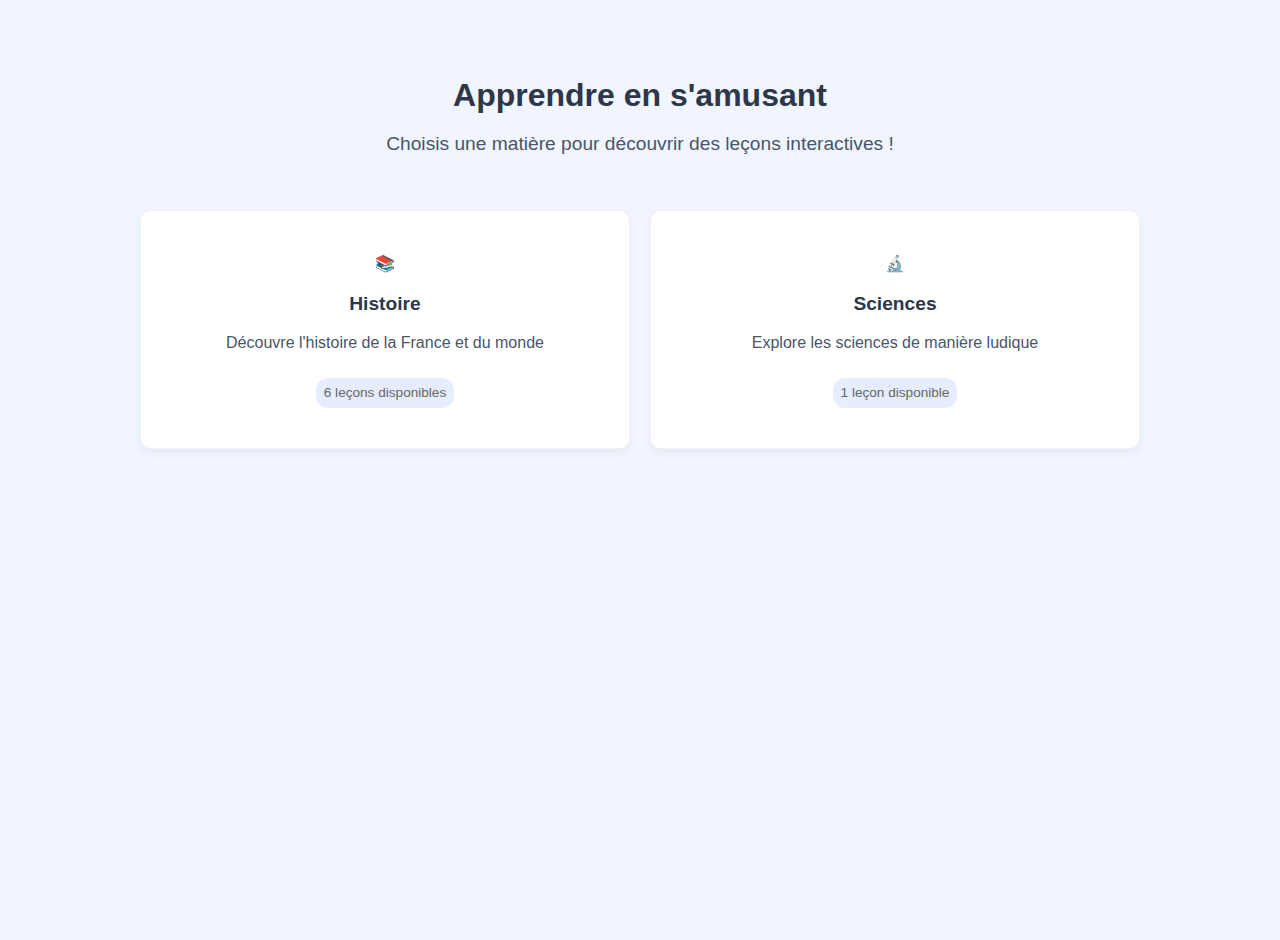
<file: index.html>
<!DOCTYPE html>
<html lang="fr">
<head>
    <meta charset="UTF-8">
    <meta name="viewport" content="width=device-width, initial-scale=1.0">
    <title>Apprendre en s'amusant</title>
    
    <!-- Favicon -->
    <link rel="icon" type="image/png" href="icons/favicon.png">
    
    <!-- PWA Meta tags -->
    <meta name="theme-color" content="#9B1B28">
    <meta name="description" content="Apprends l'histoire, les sciences et bien plus encore de manière interactive !">
    <link rel="manifest" href="manifest.json">
    <link rel="icon" type="image/png" sizes="192x192" href="icons/icon-192.png">
    <link rel="apple-touch-icon" href="icons/icon-192.png">
    <meta name="apple-mobile-web-app-capable" content="yes">
    <meta name="apple-mobile-web-app-status-bar-style" content="default">
    <meta name="apple-mobile-web-app-title" content="Apprendre en s'amusant">
    
    <!-- Charger le CSS -->
    <link rel="stylesheet" href="style.css">
</head>
<body>
    <!-- Enregistrer le Service Worker pour les mises à jour automatiques -->
    <script src="sw-register.js"></script>
    <div class="container">
        <div id="home" class="page active">
            <div class="home-page">
                <h1>Apprendre en s'amusant</h1>
                <p class="subtitle">Choisis une matière pour découvrir des leçons interactives !</p>
                
                <div class="menu-grid">
                    <a href="histoire.html" class="chapter-card category-card">
                        <div class="card-content">
                            <div class="category-icon">📚</div>
                            <h2>Histoire</h2>
                            <p>Découvre l'histoire de la France et du monde</p>
                            <span class="period">6 leçons disponibles</span>
                        </div>
                    </a>

                    <a href="sciences.html" class="chapter-card category-card">
                        <div class="card-content">
                            <div class="category-icon">🔬</div>
                            <h2>Sciences</h2>
                            <p>Explore les sciences de manière ludique</p>
                            <span class="period">1 leçon disponible</span>
                        </div>
                    </a>
                </div>
            </div>
        </div>
    </div>
</body>
</html>
</file>
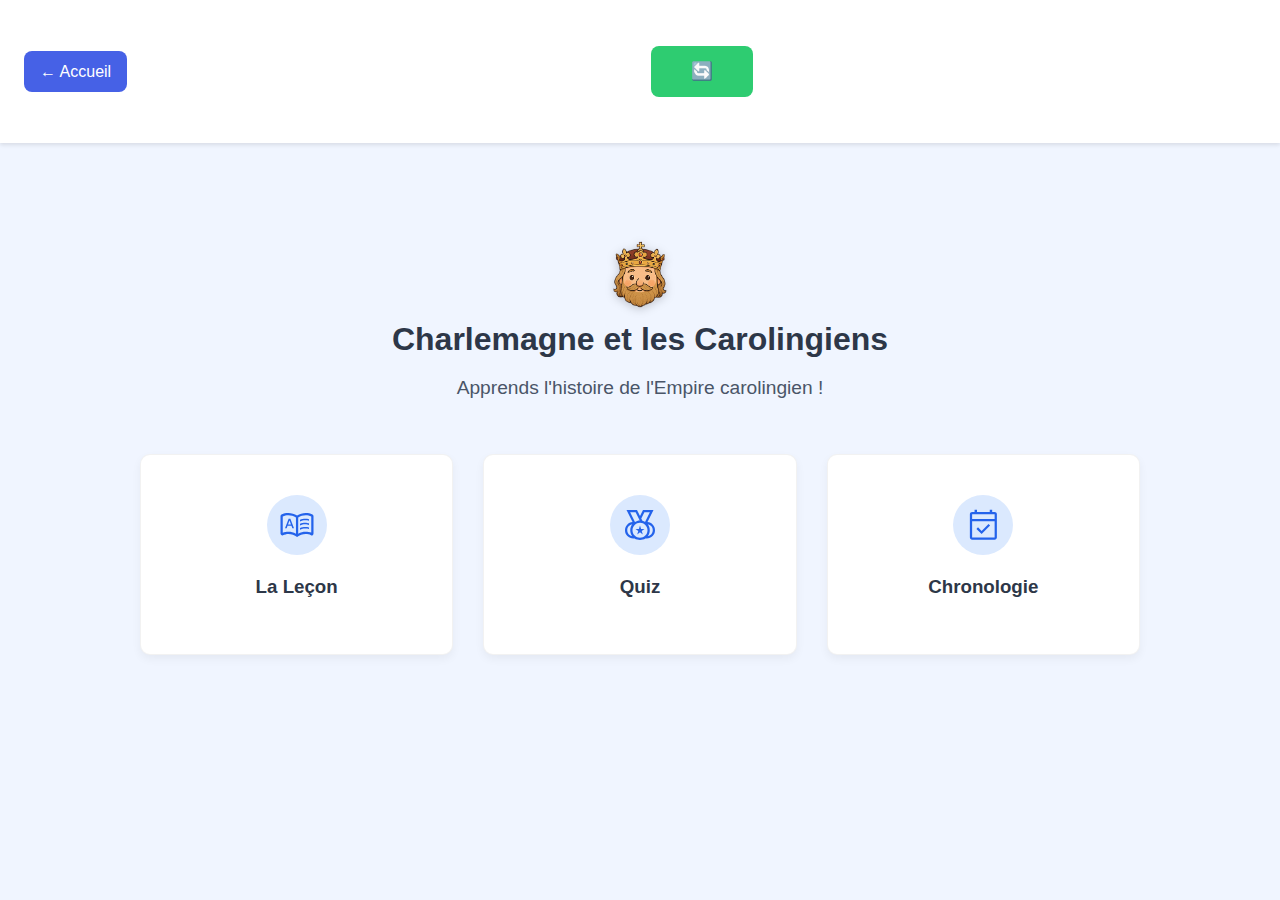
<file: chapitre-charlemagne.html>
<!DOCTYPE html>
<html lang="fr">
<head>
    <meta charset="UTF-8">
    <meta name="viewport" content="width=device-width, initial-scale=1.0">
    <title>Charlemagne et les Carolingiens - Application d'apprentissage</title>
    
    <!-- PWA Meta tags -->
    <meta name="theme-color" content="#2463EB">
    <meta name="description" content="Apprends l'histoire de Charlemagne et des Carolingiens de manière interactive !">
    <link rel="manifest" href="manifest.json">
    <link rel="icon" type="image/png" sizes="192x192" href="icon-192.png">
    <link rel="apple-touch-icon" href="icon-192.png">
    <meta name="apple-mobile-web-app-capable" content="yes">
    <meta name="apple-mobile-web-app-status-bar-style" content="default">
    <meta name="apple-mobile-web-app-title" content="Charlemagne App">
    <link rel="stylesheet" href="navigation.css">
    <link rel="stylesheet" href="charlemagne.css">
</head>
<body>
    <!-- Navigation principale -->
    <nav class="main-nav">
        <a href="index.html" class="nav-back">← Accueil</a>
        <div class="nav-center">
            <h2 class="nav-title"></h2>
            <div class="score-live" id="liveScore">Score: 0/11</div>
        </div>
        <button class="reset-quiz nav-reset" onclick="resetQuiz()">🔄</button>
    </nav>

    <!-- Contenu principal -->
    <main class="main-content">
        <!-- Page d'accueil -->
        <div id="home" class="page active">
            <div class="home-page">
                <div class="charlemagne-container">
                    <img src="images/charlemagne.png" alt="Charlemagne" class="charlemagne-image">
                </div>
                <h1>Charlemagne et les Carolingiens</h1>
                <p class="subtitle">Apprends l'histoire de l'Empire carolingien !</p>
                
                <div class="menu-grid">
                    <div class="menu-card" onclick="showPage('lesson')">
                        <div class="icon">
                            <img src="icons/book.svg" alt="Livres" class="icon-img">
                        </div>
                        <h3>La Leçon</h3>
                    </div>
                    
                    <div class="menu-card" onclick="showPage('quiz')">
                        <div class="icon">
                            <img src="icons/brain.svg" alt="Cible" class="icon-img">
                        </div>
                        <h3>Quiz</h3>
                    </div>
                    
                    <div class="menu-card" onclick="showPage('timeline')">
                        <div class="icon">
                            <img src="icons/calendar.svg" alt="Calendrier" class="icon-img">
                        </div>
                        <h3>Chronologie</h3>
                    </div>
                </div>
            </div>
        </div>

        <!-- Page Leçon -->
        <div id="lesson" class="page">
            <div class="content-wrapper">
                <div class="lesson-content">
                    <h2>H8 - L'empire de Charlemagne et les Carolingiens</h2>
                    
                    <h3>1. De Pépin le Bref à Charlemagne</h3>
                    <p>
                        <span class="date-important">En 732</span>, <span class="highlight">Charles Martel</span>, maire du palais, parvient à repousser les troupes musulmanes à Poitiers. Il devient un héros. Son fils, <span class="highlight">Pépin le Bref</span>, se fait couronner roi des Francs en <span class="date-important">751</span> avec le soutien du Pape. Il fonde ainsi la <span class="highlight">dynastie des Carolingiens</span>.
                    </p>
                    
                    <!-- Reste du contenu de la leçon inchangé -->
                    <h3>2. L'Empire de Charlemagne</h3>
                    <p>
                        L'empire de Charlemagne était <span class="highlight">vaste</span>. Il agrandit beaucoup son royaume au cours des guerres successives. Il constitue un immense empire dans lequel il impose la religion chrétienne et la capitale est <span class="highlight">Aix-la-Chapelle</span>.
                    </p>
                    
                    <p>
                        Pour bien gérer son empire, Charlemagne choisit des hommes fidèles et leur confie chacun une région : ce sont les <span class="highlight">comtes</span>. Ces comtes devaient faire appliquer les lois de l'empereur, rendre la justice et organiser l'armée. Charlemagne envoya aussi des <span class="highlight">missi dominici</span> contrôler que les comtes appliquaient ses ordres et respectaient ses autorités.
                    </p>
                    
                    <h3>3. Les actions de Charlemagne dans le royaume de France</h3>
                    <p>
                        Charlemagne n'était pas très instruit, mais il aimait les arts et la culture. Il a développé les écoles religieuses et ouvre une école dans son palais. Il demande que des écoles soient ouvertes dans chaque évêché et chaque monastère. Il encourage le développement des arts et du savoir. Il favorise le travail des lettrés, des peintres, des monastères et des architectes.
                    </p>
                    
                    <h3>4. La fin des Carolingiens</h3>
                    <p>
                        <span class="highlight">Louis le Pieux</span> (<span class="date-important">814-840</span>) succède à Charlemagne. Après sa mort, ses trois fils (Charles, Louis et Lothaire) se partagent l'empire au <span class="highlight">traité de Verdun en 843</span>. Les rois affaiblis ne sont plus obéis par les comtes et ne peuvent plus défendre l'empire. Les comtes choisissent un nouveau roi : <span class="highlight">Hugues Capet</span>, premier roi de la dynastie des Capétiens.
                    </p>
                    
                    <h3>📖 À retenir</h3>
                    <ul>
                        <li><strong>732</strong> : Charles Martel arrête les musulmans à Poitiers</li>
                        <li><strong>751</strong> : Pépin le Bref devient roi et fonde la dynastie des Carolingiens</li>
                        <li><strong>768 à 814</strong> : Règne de Charlemagne</li>
                        <li><strong>800</strong> : Charlemagne est couronné empereur par le Pape Léon III</li>
                        <li><strong>843</strong> : Traité de Verdun - partage de l'empire</li>
                        <li><strong>987</strong> : Fin de la dynastie des Carolingiens</li>
                    </ul>
                </div>
            </div>
        </div>

        <!-- Page Quiz -->
        <div id="quiz" class="page">
            <div class="content-wrapper">
                <div class="quiz-container">
                    <h2>Teste tes connaissances sur Charlemagne !</h2>
                    
                    <!-- Switch pour le mode difficile -->
                    <div class="quiz-mode-switch">
                        <label class="switch-container">
                            <input type="checkbox" id="hardMode" onchange="toggleHardMode()">
                            <span class="switch-slider"></span>
                            <span class="switch-label">Mode difficile (réponses à saisir)</span>
                        </label>
                    </div>
                    
                    <div class="question">
                        <h3>Question 1 : En quelle année Charles Martel a-t-il repoussé les troupes musulmanes à Poitiers ?</h3>
                        <div class="options">
                            <label onclick="checkAnswer(this, 'q1', false)">751</label>
                            <label onclick="checkAnswer(this, 'q1', true)">732</label>
                            <label onclick="checkAnswer(this, 'q1', false)">800</label>
                            <label onclick="checkAnswer(this, 'q1', false)">843</label>
                        </div>
                        <div class="explanation" id="exp-q1">
                            ✨ C'est en 732 que Charles Martel remporte la bataille de Poitiers, stoppant l'avancée des troupes musulmanes en Europe. Cette victoire lui vaut le surnom de "Martel" (le marteau).
                        </div>
                    </div>

                    <div class="question">
                        <h3>Question 2 : Qui était le père de Charlemagne ?</h3>
                        <div class="options">
                            <label onclick="checkAnswer(this, 'q2', false)">Charles Martel</label>
                            <label onclick="checkAnswer(this, 'q2', true)">Pépin le Bref</label>
                            <label onclick="checkAnswer(this, 'q2', false)">Louis le Pieux</label>
                            <label onclick="checkAnswer(this, 'q2', false)">Hugues Capet</label>
                        </div>
                        <div class="explanation" id="exp-q2">
                            ✨ Pépin le Bref était le père de Charlemagne. Il fut le premier roi de la dynastie carolingienne après avoir renversé le dernier roi mérovingien en 751.
                        </div>
                    </div>

                    <div class="question">
                        <h3>Question 3 : Quelle était la capitale de l'empire de Charlemagne ?</h3>
                        <div class="options">
                            <label onclick="checkAnswer(this, 'q3', false)">Paris</label>
                            <label onclick="checkAnswer(this, 'q3', false)">Rome</label>
                            <label onclick="checkAnswer(this, 'q3', true)">Aix-la-Chapelle</label>
                            <label onclick="checkAnswer(this, 'q3', false)">Poitiers</label>
                        </div>
                        <div class="explanation" id="exp-q3">
                            ✨ Aix-la-Chapelle (aujourd'hui Aachen en Allemagne) était la capitale de l'empire. Charlemagne y fit construire un magnifique palais avec une chapelle inspirée de l'architecture byzantine.
                        </div>
                    </div>

                    <div class="question">
                        <h3>Question 4 : En quelle année Charlemagne a-t-il été couronné empereur ?</h3>
                        <div class="options">
                            <label onclick="checkAnswer(this, 'q4', false)">768</label>
                            <label onclick="checkAnswer(this, 'q4', true)">800</label>
                            <label onclick="checkAnswer(this, 'q4', false)">814</label>
                            <label onclick="checkAnswer(this, 'q4', false)">843</label>
                        </div>
                        <div class="explanation" id="exp-q4">
                            ✨ Le jour de Noël 800, le pape Léon III couronne Charlemagne empereur d'Occident à Rome. C'est la renaissance de l'Empire romain d'Occident !
                        </div>
                    </div>

                    <div class="question">
                        <h3>Question 5 : Comment s'appelaient les envoyés de l'empereur qui contrôlaient les comtes ?</h3>
                        <div class="options">
                            <label onclick="checkAnswer(this, 'q5', false)">Les vassaux</label>
                            <label onclick="checkAnswer(this, 'q5', true)">Les missi dominici</label>
                            <label onclick="checkAnswer(this, 'q5', false)">Les évêques</label>
                            <label onclick="checkAnswer(this, 'q5', false)">Les moines</label>
                        </div>
                        <div class="explanation" id="exp-q5">
                            ✨ Les missi dominici ("envoyés du maître") étaient des inspecteurs royaux qui parcouraient l'empire pour vérifier que les comtes appliquaient correctement les ordres de l'empereur.
                        </div>
                    </div>

                    <div class="question">
                        <h3>Question 6 : Quel traité a partagé l'empire de Charlemagne en 843 ?</h3>
                        <div class="options">
                            <label onclick="checkAnswer(this, 'q6', false)">Le traité de Paris</label>
                            <label onclick="checkAnswer(this, 'q6', false)">Le traité d'Aix-la-Chapelle</label>
                            <label onclick="checkAnswer(this, 'q6', true)">Le traité de Verdun</label>
                            <label onclick="checkAnswer(this, 'q6', false)">Le traité de Rome</label>
                        </div>
                        <div class="explanation" id="exp-q6">
                            ✨ Le traité de Verdun en 843 divise l'empire entre les trois petits-fils de Charlemagne : Charles le Chauve (France), Louis le Germanique (Allemagne) et Lothaire (Lotharingie).
                        </div>
                    </div>

                    <div class="question">
                        <h3>Question 7 : Qui a fondé la dynastie des Carolingiens ?</h3>
                        <div class="options">
                            <label onclick="checkAnswer(this, 'q7', false)">Charlemagne</label>
                            <label onclick="checkAnswer(this, 'q7', false)">Charles Martel</label>
                            <label onclick="checkAnswer(this, 'q7', true)">Pépin le Bref</label>
                            <label onclick="checkAnswer(this, 'q7', false)">Louis le Pieux</label>
                        </div>
                        <div class="explanation" id="exp-q7">
                            ✨ Pépin le Bref, fils de Charles Martel, fonde la dynastie des Carolingiens en 751 quand il devient roi des Francs. Le nom "Carolingien" vient de Carolus (Charles en latin).
                        </div>
                    </div>

                    <div class="question">
                        <h3>Question 8 : Qui succède à Charlemagne après sa mort ?</h3>
                        <div class="options">
                            <label onclick="checkAnswer(this, 'q8', false)">Charles le Chauve</label>
                            <label onclick="checkAnswer(this, 'q8', true)">Louis le Pieux</label>
                            <label onclick="checkAnswer(this, 'q8', false)">Lothaire</label>
                            <label onclick="checkAnswer(this, 'q8', false)">Hugues Capet</label>
                        </div>
                        <div class="explanation" id="exp-q8">
                            ✨ Louis le Pieux, fils de Charlemagne, règne de 814 à 840. Son surnom "le Pieux" vient de sa grande dévotion religieuse.
                        </div>
                    </div>

                    <div class="question">
                        <h3>Question 9 : Que demandait Charlemagne concernant l'éducation ?</h3>
                        <div class="options">
                            <label onclick="checkAnswer(this, 'q9', false)">Que seuls les nobles soient éduqués</label>
                            <label onclick="checkAnswer(this, 'q9', true)">Que des écoles soient ouvertes dans chaque évêché et monastère</label>
                            <label onclick="checkAnswer(this, 'q9', false)">Que l'éducation soit interdite</label>
                            <label onclick="checkAnswer(this, 'q9', false)">Que seuls les garçons soient éduqués</label>
                        </div>
                        <div class="explanation" id="exp-q9">
                            ✨ Charlemagne a lancé la "Renaissance carolingienne" en ordonnant la création d'écoles dans tous les monastères et évêchés pour développer l'éducation et la culture.
                        </div>
                    </div>

                    <div class="question">
                        <h3>Question 10 : Quel était le rôle principal des comtes dans l'empire de Charlemagne ?</h3>
                        <div class="options">
                            <label onclick="checkAnswer(this, 'q10', false)">Enseigner dans les écoles</label>
                            <label onclick="checkAnswer(this, 'q10', true)">Faire appliquer les lois, rendre la justice et organiser l'armée</label>
                            <label onclick="checkAnswer(this, 'q10', false)">Construire des églises</label>
                            <label onclick="checkAnswer(this, 'q10', false)">Collecter les impôts seulement</label>
                        </div>
                        <div class="explanation" id="exp-q10">
                            ✨ Les comtes étaient les représentants de Charlemagne dans chaque région. Ils devaient faire appliquer les lois de l'empereur, rendre la justice et organiser l'armée locale.
                        </div>
                    </div>

                    <div class="question">
                        <h3>Question 11 : En quelle année se termine la dynastie des Carolingiens ?</h3>
                        <div class="options">
                            <label onclick="checkAnswer(this, 'q11', false)">843</label>
                            <label onclick="checkAnswer(this, 'q11', false)">887</label>
                            <label onclick="checkAnswer(this, 'q11', true)">987</label>
                            <label onclick="checkAnswer(this, 'q11', false)">1000</label>
                        </div>
                        <div class="explanation" id="exp-q11">
                            ✨ En 987, Hugues Capet est élu roi de France, mettant fin à la dynastie carolingienne et débutant celle des Capétiens qui durera plus de 800 ans !
                        </div>
                    </div>
                </div>
            </div>
        </div>

        <!-- Page Chronologie -->
        <div id="timeline" class="page">
            <div class="content-wrapper">
                <div class="timeline-container">
                    <h2>Les dates importantes des Carolingiens</h2>
                    <p class="timeline-hint">👆 Clique sur chaque événement pour en savoir plus</p>
                    
                    <div class="timeline">
                        <div class="timeline-item" onclick="toggleTimelineItem(this)">
                            <div class="timeline-date">732</div>
                            <div class="timeline-content">
                                <h4>Bataille de Poitiers</h4>
                                <p>Charles Martel repousse les troupes musulmanes et devient un héros dans tout le royaume franc.</p>
                            </div>
                        </div>
                        
                        <div class="timeline-item" onclick="toggleTimelineItem(this)">
                            <div class="timeline-date">751</div>
                            <div class="timeline-content">
                                <h4>Naissance de la dynastie carolingienne</h4>
                                <p>Pépin le Bref devient roi des Francs avec le soutien du Pape et fonde la dynastie des Carolingiens.</p>
                            </div>
                        </div>
                        
                        <div class="timeline-item" onclick="toggleTimelineItem(this)">
                            <div class="timeline-date">768</div>
                            <div class="timeline-content">
                                <h4>Début du règne de Charlemagne</h4>
                                <p>Charlemagne devient roi des Francs et commence son expansion territoriale.</p>
                            </div>
                        </div>
                        
                        <div class="timeline-item" onclick="toggleTimelineItem(this)">
                            <div class="timeline-date">800</div>
                            <div class="timeline-content">
                                <h4>Couronnement impérial</h4>
                                <p>Le jour de Noël, Charlemagne est couronné empereur d'Occident par le Pape Léon III à Rome.</p>
                            </div>
                        </div>
                        
                        <div class="timeline-item" onclick="toggleTimelineItem(this)">
                            <div class="timeline-date">814</div>
                            <div class="timeline-content">
                                <h4>Mort de Charlemagne</h4>
                                <p>Charlemagne meurt à Aix-la-Chapelle. Son fils Louis le Pieux lui succède.</p>
                            </div>
                        </div>
                        
                        <div class="timeline-item" onclick="toggleTimelineItem(this)">
                            <div class="timeline-date">843</div>
                            <div class="timeline-content">
                                <h4>Traité de Verdun</h4>
                                <p>L'empire est partagé entre les trois fils de Louis le Pieux : Charles, Louis et Lothaire.</p>
                            </div>
                        </div>
                        
                        <div class="timeline-item" onclick="toggleTimelineItem(this)">
                            <div class="timeline-date">987</div>
                            <div class="timeline-content">
                                <h4>Fin des Carolingiens</h4>
                                <p>Hugues Capet devient roi de France, marquant la fin de la dynastie carolingienne et le début des Capétiens.</p>
                            </div>
                        </div>
                    </div>
                </div>
            </div>
        </div>
    </main>

    <!-- Charger le JavaScript -->
    <script src="charlemagne.js"></script>
</body>
</html>
</file>
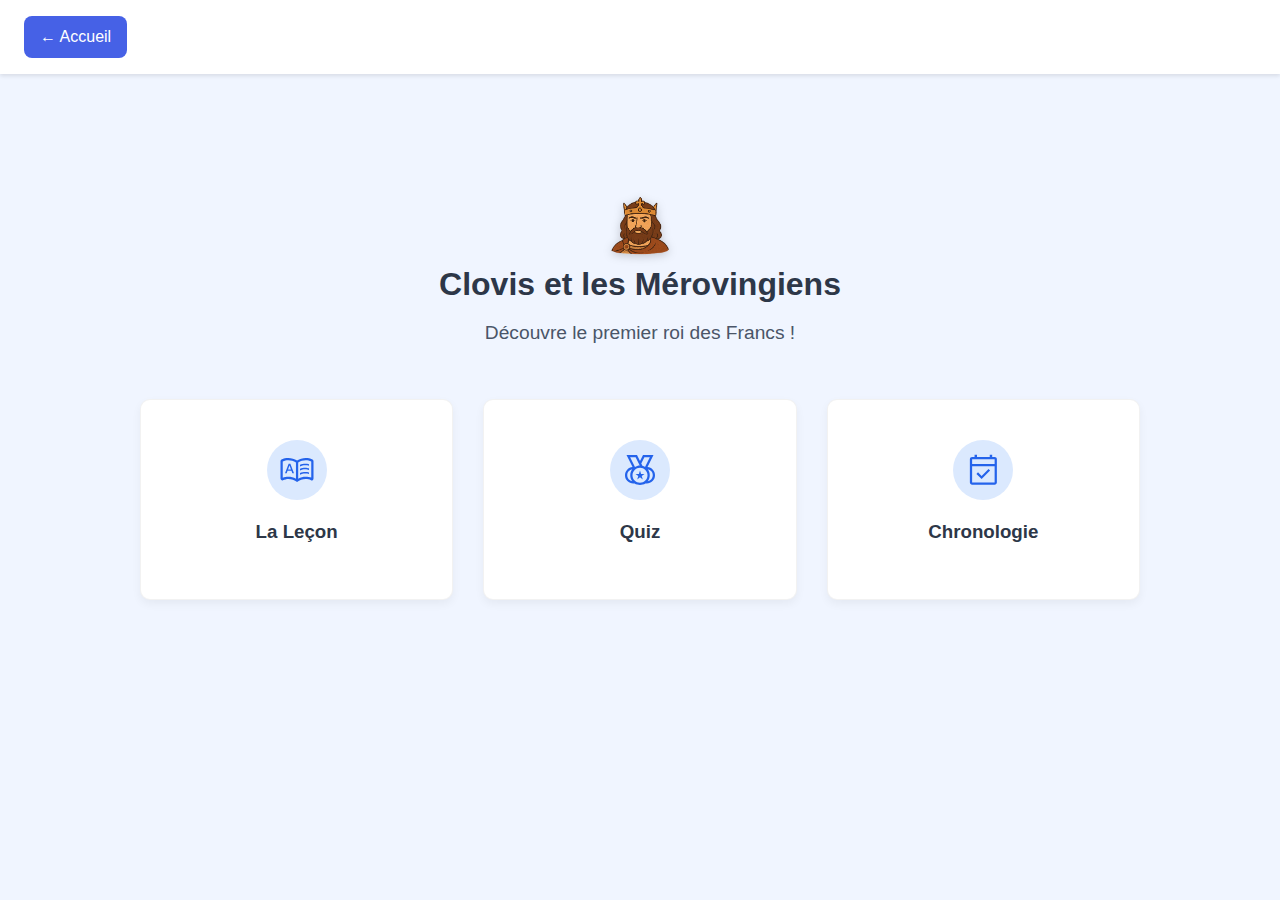
<file: chapitre-clovis.html>
<!DOCTYPE html>
<html lang="fr">
<head>
    <meta charset="UTF-8">
    <meta name="viewport" content="width=device-width, initial-scale=1.0">
    <title>Clovis et les Mérovingiens - Application d'apprentissage</title>
    
    <!-- PWA Meta tags -->
    <meta name="theme-color" content="#2463EB">
    <meta name="description" content="Apprends l'histoire de Clovis et des Mérovingiens de manière interactive !">
    <link rel="manifest" href="manifest.json">
    <link rel="icon" type="image/png" sizes="192x192" href="icon-192.png">
    <link rel="apple-touch-icon" href="icon-192.png">
    <meta name="apple-mobile-web-app-capable" content="yes">
    <meta name="apple-mobile-web-app-status-bar-style" content="default">
    <meta name="apple-mobile-web-app-title" content="Clovis App">
    <link rel="stylesheet" href="navigation.css">
    <link rel="stylesheet" href="charlemagne.css">
</head>
<body>
    <!-- Navigation principale -->
    <nav class="main-nav">
        <a href="index.html" class="nav-back">← Accueil</a>
        <h2 class="nav-title"></h2>
    </nav>

    <div class="container">
        <!-- Page d'accueil -->
        <div id="home" class="page active">
            <div class="home-page">
                <div class="charlemagne-container">
                    <img src="images/clovis.png" alt="Charlemagne" class="charlemagne-image">
                </div>
                <h1>Clovis et les Mérovingiens</h1>
                <p class="subtitle">Découvre le premier roi des Francs !</p>
                
                <div class="menu-grid">
                    <div class="menu-card" onclick="showPage('lesson')">
                        <div class="icon">
                            <img src="icons/book.svg" alt="Livres" class="icon-img">
                        </div>
                        <h3>La Leçon</h3>
                    </div>
                    
                    <div class="menu-card" onclick="showPage('quiz')">
                        <div class="icon">
                            <img src="icons/brain.svg" alt="Cible" class="icon-img">
                        </div>
                        <h3>Quiz</h3>
                    </div>
                    
                    <div class="menu-card" onclick="showPage('timeline')">
                        <div class="icon">
                            <img src="icons/calendar.svg" alt="Calendrier" class="icon-img">
                        </div>
                        <h3>Chronologie</h3>
                    </div>
                </div>
            </div>
        </div>

        <!-- Page Leçon -->
        <div id="lesson" class="page">
            <div class="content-wrapper">
                <div class="lesson-content">
                    <h2>H7 - Clovis et les Mérovingiens</h2>
                    
                    <h3>1. Les Francs en Gaule</h3>
                    <p>
                        Bien avant les Normands, à l'époque des migrations <span class="highlight">"barbares"</span>, un peuple se déplace progressivement vers le contrôle de la Gaule et les <span class="highlight">Francs</span>.
                    </p>
                    
                    <p>
                        Les <span class="highlight">"barbares"</span>, peuples du <span class="date-important">IVe au Ve siècle</span>, s'installent peu à peu dans l'empire romain. Ils fondent plusieurs royaumes. Le territoire se trouve partagé entre les <span class="highlight">Gallo-Romains</span>, les <span class="highlight">Francs</span>, les <span class="highlight">Wisigoths</span> et les <span class="highlight">Burgondes</span>. En <span class="date-important">481</span>, à la tête d'une tribu de Francs, <span class="highlight">Clovis</span> unit tous les Francs sous son commandement et devient leur roi. Petit-fils de <span class="date-important">Mérovée</span>, il n'a que <span class="highlight">15 ans</span> lorsqu'il hérite du royaume franc en <span class="date-important">481</span> à la mort de son père, et crée ainsi le <span class="highlight">royaume franc</span> qui s'étendait sur le nord de la Gaule.
                    </p>
                    
                    <h3>2. Le royaume des Francs se situe au nord de la Gaule et en Belgique</h3>
                    <p>
                        Les <span class="highlight">Wisigoths</span>, les <span class="highlight">Burgondes</span>, les <span class="highlight">Ostrogoths</span> et le royaume de <span class="highlight">Syagrius</span> (un romain) se font la guerre pour s'agrandir et s'emparer de nouveaux territoires. Ils continuent à s'entretuer, laissant leur royaume à des princes trop jeunes pour gouverner.
                    </p>
                    
                    <p>
                        C'est <span class="highlight">la période des rois fainéants</span> qui laissent leur pouvoir aux chefs de leurs cours, les <span class="highlight">maires du palais</span>.
                    </p>
                    
                    <h3>3. Clovis, le premier roi catholique</h3>
                    <p>
                        Sous le règne de Clovis, les Francs se limitent à la conquête de nouveaux territoires. Ils conquièrent le royaume gallo-romain à l'ouest, puis le royaume des <span class="highlight">Wisigoths</span> au sud. Ils attaquèrent également les petits royaumes du Burgondes à l'est.
                    </p>
                    
                    <p>
                        Il épouse une catholique, <span class="highlight">Clotilde</span>, et sur ses conseils, se fait baptiser à <span class="highlight">Reims</span> en <span class="date-important">498</span> par l'évêque <span class="highlight">Rémi</span>. Il devient le premier roi catholique de l'Occident. Il s'étend sur le soutien des évêques et de la majorité du peuple gaulois qui est <span class="highlight">chrétien</span>, ce qui lui permet d'étendre son royaume et de faire sa capitale à <span class="highlight">Paris</span>.
                    </p>
                    
                    <h3>4. L'héritage de Clovis et les Mérovingiens</h3>
                    <p>
                        Un royaume s'impose dirigé par un roi : <span class="highlight">Premier roi de France</span>, Clovis meurt en <span class="date-important">511</span>. Les successeurs de Clovis forment la <span class="highlight">dynastie des rois mérovingiens</span>.
                    </p>
                    
                    <p>
                        Ses quatre fils se partagent son royaume, mais ils ne font la guerre pour étendre leurs territoires. Ils continuent à s'entretuer, laissant leur royaume à des princes trop jeunes pour gouverner. C'est la période des <span class="highlight">rois fainéants</span> qui laissent leur pouvoir aux chefs de leurs cours, les <span class="highlight">maires du palais</span>.
                    </p>
                    
                    <h3>📖 À retenir</h3>
                    <ul>
                        <li><strong>481</strong> : Clovis devient roi des Francs à 15 ans</li>
                        <li><strong>498</strong> : Baptême de Clovis à Reims par l'évêque Rémi</li>
                        <li><strong>511</strong> : Mort de Clovis - partage du royaume entre ses fils</li>
                        <li><strong>Paris</strong> : Capitale du royaume de Clovis</li>
                        <li><strong>Clotilde</strong> : Épouse catholique de Clovis</li>
                        <li><strong>Mérovingiens</strong> : Dynastie fondée par Mérovée</li>
                    </ul>
                </div>
            </div>
        </div>

        <!-- Page Quiz -->
        <div id="quiz" class="page">
            <div class="content-wrapper">
                <div class="score-live" id="liveScore">Score: 0/12</div>
                
                <div class="quiz-container">
                    <h2>Teste tes connaissances sur Clovis !</h2>
                    
                    <!-- Switch pour le mode difficile -->
                    <div class="quiz-mode-switch">
                        <label class="switch-container">
                            <input type="checkbox" id="hardMode" onchange="toggleHardMode()">
                            <span class="switch-slider"></span>
                            <span class="switch-label">Mode difficile (réponses à saisir)</span>
                        </label>
                    </div>
                    
                    <div class="question">
                        <h3>Question 1 : En quelle année Clovis devient-il roi des Francs ?</h3>
                        <div class="options">
                            <label onclick="checkAnswer(this, 'q1', true)">481</label>
                            <label onclick="checkAnswer(this, 'q1', false)">498</label>
                            <label onclick="checkAnswer(this, 'q1', false)">511</label>
                            <label onclick="checkAnswer(this, 'q1', false)">496</label>
                        </div>
                        <div class="explanation" id="exp-q1">
                            ✨ Clovis devient roi des Francs en 481, à seulement 15 ans, après la mort de son père. Il était très jeune pour diriger un royaume !
                        </div>
                    </div>

                    <div class="question">
                        <h3>Question 2 : Quel âge avait Clovis quand il est devenu roi ?</h3>
                        <div class="options">
                            <label onclick="checkAnswer(this, 'q2', false)">12 ans</label>
                            <label onclick="checkAnswer(this, 'q2', true)">15 ans</label>
                            <label onclick="checkAnswer(this, 'q2', false)">18 ans</label>
                            <label onclick="checkAnswer(this, 'q2', false)">20 ans</label>
                        </div>
                        <div class="explanation" id="exp-q2">
                            ✨ Clovis n'avait que 15 ans quand il a hérité du royaume franc. C'était très jeune pour être roi, mais il s'est montré très habile !
                        </div>
                    </div>

                    <div class="question">
                        <h3>Question 3 : Comment s'appelait l'épouse de Clovis ?</h3>
                        <div class="options">
                            <label onclick="checkAnswer(this, 'q3', false)">Clothilde</label>
                            <label onclick="checkAnswer(this, 'q3', true)">Clotilde</label>
                            <label onclick="checkAnswer(this, 'q3', false)">Chrétienne</label>
                            <label onclick="checkAnswer(this, 'q3', false)">Clémence</label>
                        </div>
                        <div class="explanation" id="exp-q3">
                            ✨ Clotilde était l'épouse catholique de Clovis. Elle l'a influencé pour qu'il se convertisse au christianisme, ce qui a été très important pour son règne.
                        </div>
                    </div>

                    <div class="question">
                        <h3>Question 4 : En quelle année Clovis s'est-il fait baptiser ?</h3>
                        <div class="options">
                            <label onclick="checkAnswer(this, 'q4', false)">481</label>
                            <label onclick="checkAnswer(this, 'q4', false)">496</label>
                            <label onclick="checkAnswer(this, 'q4', true)">498</label>
                            <label onclick="checkAnswer(this, 'q4', false)">511</label>
                        </div>
                        <div class="explanation" id="exp-q4">
                            ✨ Clovis se fait baptiser en 498 à Reims par l'évêque Rémi. Ce baptême fait de lui le premier roi catholique d'Occident !
                        </div>
                    </div>

                    <div class="question">
                        <h3>Question 5 : Dans quelle ville Clovis a-t-il été baptisé ?</h3>
                        <div class="options">
                            <label onclick="checkAnswer(this, 'q5', false)">Paris</label>
                            <label onclick="checkAnswer(this, 'q5', true)">Reims</label>
                            <label onclick="checkAnswer(this, 'q5', false)">Soissons</label>
                            <label onclick="checkAnswer(this, 'q5', false)">Tours</label>
                        </div>
                        <div class="explanation" id="exp-q5">
                            ✨ Clovis a été baptisé à Reims par l'évêque Rémi. Reims restera longtemps la ville du sacre des rois de France !
                        </div>
                    </div>

                    <div class="question">
                        <h3>Question 6 : Qui a baptisé Clovis ?</h3>
                        <div class="options">
                            <label onclick="checkAnswer(this, 'q6', false)">L'évêque Martin</label>
                            <label onclick="checkAnswer(this, 'q6', true)">L'évêque Rémi</label>
                            <label onclick="checkAnswer(this, 'q6', false)">Le pape</label>
                            <label onclick="checkAnswer(this, 'q6', false)">L'évêque Germain</label>
                        </div>
                        <div class="explanation" id="exp-q6">
                            ✨ L'évêque Rémi a baptisé Clovis à Reims. Ce baptême était très important car il donnait une légitimité religieuse au pouvoir de Clovis.
                        </div>
                    </div>

                    <div class="question">
                        <h3>Question 7 : Quelle était la capitale du royaume de Clovis ?</h3>
                        <div class="options">
                            <label onclick="checkAnswer(this, 'q7', false)">Reims</label>
                            <label onclick="checkAnswer(this, 'q7', false)">Soissons</label>
                            <label onclick="checkAnswer(this, 'q7', true)">Paris</label>
                            <label onclick="checkAnswer(this, 'q7', false)">Tournai</label>
                        </div>
                        <div class="explanation" id="exp-q7">
                            ✨ Clovis fait de Paris sa capitale. C'est grâce à lui que Paris devient une ville importante qui le restera jusqu'à aujourd'hui !
                        </div>
                    </div>

                    <div class="question">
                        <h3>Question 8 : En quelle année Clovis est-il mort ?</h3>
                        <div class="options">
                            <label onclick="checkAnswer(this, 'q8', false)">508</label>
                            <label onclick="checkAnswer(this, 'q8', true)">511</label>
                            <label onclick="checkAnswer(this, 'q8', false)">515</label>
                            <label onclick="checkAnswer(this, 'q8', false)">520</label>
                        </div>
                        <div class="explanation" id="exp-q8">
                            ✨ Clovis meurt en 511. Ses quatre fils se partagent alors son royaume, ce qui créera des divisions dans le royaume franc.
                        </div>
                    </div>

                    <div class="question">
                        <h3>Question 9 : Quel nom donne-t-on à la dynastie fondée par Mérovée ?</h3>
                        <div class="options">
                            <label onclick="checkAnswer(this, 'q9', false)">Les Carolingiens</label>
                            <label onclick="checkAnswer(this, 'q9', true)">Les Mérovingiens</label>
                            <label onclick="checkAnswer(this, 'q9', false)">Les Capétiens</label>
                            <label onclick="checkAnswer(this, 'q9', false)">Les Francs</label>
                        </div>
                        <div class="explanation" id="exp-q9">
                            ✨ Les Mérovingiens tirent leur nom de Mérovée, le grand-père de Clovis. Cette dynastie a régné sur les Francs pendant environ 250 ans.
                        </div>
                    </div>

                    <div class="question">
                        <h3>Question 10 : Quels peuples se partageaient la Gaule avec les Francs ?</h3>
                        <div class="options">
                            <label onclick="checkAnswer(this, 'q10', false)">Les Celtes et les Romains</label>
                            <label onclick="checkAnswer(this, 'q10', true)">Les Wisigoths et les Burgondes</label>
                            <label onclick="checkAnswer(this, 'q10', false)">Les Saxons et les Angles</label>
                            <label onclick="checkAnswer(this, 'q10', false)">Les Vandales et les Huns</label>
                        </div>
                        <div class="explanation" id="exp-q10">
                            ✨ Les Wisigoths, les Burgondes et les Gallo-Romains se partageaient la Gaule avec les Francs. Clovis a réussi à conquérir une partie de leurs territoires.
                        </div>
                    </div>

                    <div class="question">
                        <h3>Question 11 : Comment appelle-t-on les rois mérovingiens qui ont perdu leur pouvoir ?</h3>
                        <div class="options">
                            <label onclick="checkAnswer(this, 'q11', false)">Les rois paresseux</label>
                            <label onclick="checkAnswer(this, 'q11', true)">Les rois fainéants</label>
                            <label onclick="checkAnswer(this, 'q11', false)">Les rois faibles</label>
                            <label onclick="checkAnswer(this, 'q11', false)">Les rois endormis</label>
                        </div>
                        <div class="explanation" id="exp-q11">
                            ✨ On appelait "rois fainéants" les rois mérovingiens qui avaient perdu leur pouvoir au profit des maires du palais. Ils ne gouvernaient plus vraiment !
                        </div>
                    </div>

                    <div class="question">
                        <h3>Question 12 : Qui dirigeait réellement pendant la période des rois fainéants ?</h3>
                        <div class="options">
                            <label onclick="checkAnswer(this, 'q12', false)">Les évêques</label>
                            <label onclick="checkAnswer(this, 'q12', false)">Les comtes</label>
                            <label onclick="checkAnswer(this, 'q12', true)">Les maires du palais</label>
                            <label onclick="checkAnswer(this, 'q12', false)">Les reines</label>
                        </div>
                        <div class="explanation" id="exp-q12">
                            ✨ Les maires du palais dirigeaient réellement le royaume pendant que les rois fainéants ne gouvernaient plus. Charles Martel était l'un de ces maires du palais !
                        </div>
                    </div>
                    
                    <button class="reset-quiz" onclick="resetQuiz()">🔄 Réinitialiser le quiz</button>
                </div>
            </div>
        </div>

        <!-- Page Chronologie -->
        <div id="timeline" class="page">
            <div class="content-wrapper">
                <div class="timeline-container">
                    <h2>Les dates importantes de Clovis et des Mérovingiens</h2>
                    <p class="timeline-hint">👆 Clique sur chaque événement pour en savoir plus</p>
                    
                    <div class="timeline">
                        <div class="timeline-item" onclick="toggleTimelineItem(this)">
                            <div class="timeline-date">481</div>
                            <div class="timeline-content">
                                <h4>Clovis devient roi des Francs</h4>
                                <p>À seulement 15 ans, Clovis hérite du royaume franc à la mort de son père et unit les tribus franques sous son commandement.</p>
                            </div>
                        </div>
                        
                        <div class="timeline-item" onclick="toggleTimelineItem(this)">
                            <div class="timeline-date">486</div>
                            <div class="timeline-content">
                                <h4>Victoire de Soissons</h4>
                                <p>Clovis bat Syagrius, le dernier représentant romain en Gaule, et s'empare de son royaume.</p>
                            </div>
                        </div>
                        
                        <div class="timeline-item" onclick="toggleTimelineItem(this)">
                            <div class="timeline-date">493</div>
                            <div class="timeline-content">
                                <h4>Mariage avec Clotilde</h4>
                                <p>Clovis épouse Clotilde, une princesse burgonde catholique, ce qui l'influence vers la conversion au christianisme.</p>
                            </div>
                        </div>
                        
                        <div class="timeline-item" onclick="toggleTimelineItem(this)">
                            <div class="timeline-date">498</div>
                            <div class="timeline-content">
                                <h4>Baptême de Clovis à Reims</h4>
                                <p>L'évêque Rémi baptise Clovis à Reims. Il devient le premier roi catholique d'Occident et gagne le soutien du clergé.</p>
                            </div>
                        </div>
                        
                        <div class="timeline-item" onclick="toggleTimelineItem(this)">
                            <div class="timeline-date">507</div>
                            <div class="timeline-content">
                                <h4>Victoire de Vouillé</h4>
                                <p>Clovis bat les Wisigoths et conquiert une grande partie de leurs territoires. Il étend son royaume vers le sud.</p>
                            </div>
                        </div>
                        
                        <div class="timeline-item" onclick="toggleTimelineItem(this)">
                            <div class="timeline-date">508</div>
                            <div class="timeline-content">
                                <h4>Paris devient capitale</h4>
                                <p>Clovis fait de Paris la capitale de son royaume, donnant à cette ville une importance qu'elle conserve encore aujourd'hui.</p>
                            </div>
                        </div>
                        
                        <div class="timeline-item" onclick="toggleTimelineItem(this)">
                            <div class="timeline-date">511</div>
                            <div class="timeline-content">
                                <h4>Mort de Clovis</h4>
                                <p>Clovis meurt à Paris. Ses quatre fils se partagent son royaume selon la tradition franque, créant des divisions.</p>
                            </div>
                        </div>
                        
                        <div class="timeline-item" onclick="toggleTimelineItem(this)">
                            <div class="timeline-date">VIIe</div>
                            <div class="timeline-content">
                                <h4>Période des rois fainéants</h4>
                                <p>Les rois mérovingiens perdent progressivement leur pouvoir au profit des maires du palais, dont Charles Martel.</p>
                            </div>
                        </div>
                    </div>
                </div>
            </div>
        </div>
    </div>

    <!-- Charger le JavaScript -->
    <script src="charlemagne.js"></script>
</body>
</html>
</file>
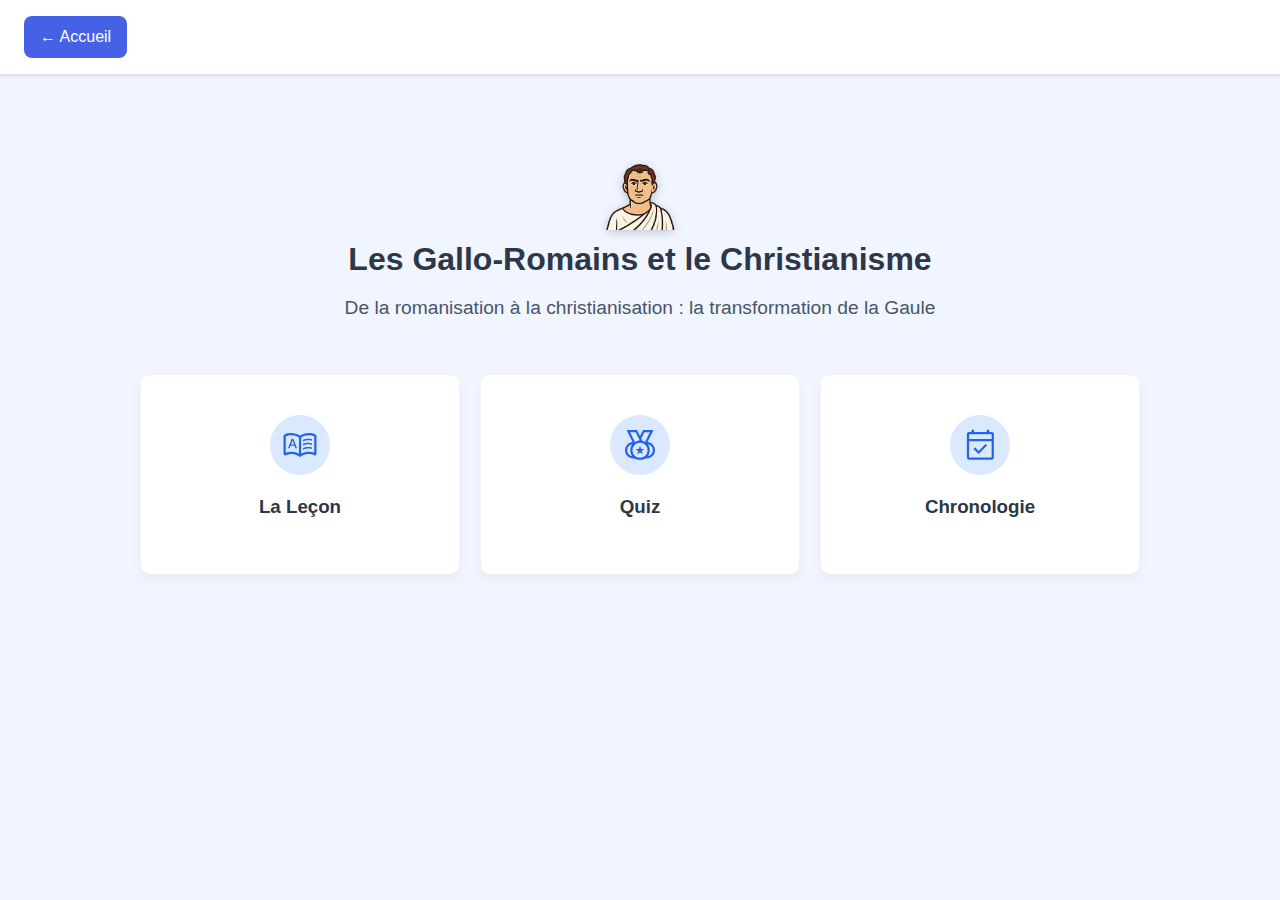
<file: chapitre-gallo-romains-christianisme.html>
<!DOCTYPE html>
<html lang="fr">
<head>
    <meta charset="UTF-8">
    <meta name="viewport" content="width=device-width, initial-scale=1.0">
    <title>Les Gallo-Romains et le Christianisme - Histoire CM1</title>
    
    <!-- PWA Meta tags -->
    <meta name="theme-color" content="#2463EB">
    <meta name="description" content="Découvre la transformation de la Gaule : de la romanisation à la christianisation">
    <link rel="manifest" href="manifest.json">
    <link rel="icon" type="image/png" sizes="192x192" href="icon-192.png">
    <link rel="apple-touch-icon" href="icon-192.png">
    <meta name="apple-mobile-web-app-capable" content="yes">
    <meta name="apple-mobile-web-app-status-bar-style" content="default">
    <meta name="apple-mobile-web-app-title" content="Gallo-Romains App">
    <link rel="stylesheet" href="navigation.css">
    <link rel="stylesheet" href="style.css">
</head>
<body>
    <!-- Navigation principale -->
    <nav class="main-nav">
        <a href="index.html" class="nav-back">← Accueil</a>
        <div class="nav-center">
            <h2 class="nav-title"></h2>
            <div class="score-live" id="liveScore">Score: 0/10</div>
        </div>
        <button class="reset-quiz nav-reset" onclick="resetQuiz()">🔄</button>
    </nav>

    <!-- Contenu principal -->
    <main class="main-content">
        <!-- Page d'accueil -->
        <div id="home" class="page active">
            <div class="home-page">
                <div class="charlemagne-container">
                    <img src="images/gallo-romains-icon.png" alt="Gallo-Romains" class="charlemagne-image">
                </div>
                <h1>Les Gallo-Romains et le Christianisme</h1>
                <p class="subtitle">De la romanisation à la christianisation : la transformation de la Gaule</p>
                
                <div class="menu-grid">
                    <div class="menu-card" onclick="showPage('lesson')">
                        <div class="icon">
                            <img src="icons/book.svg" alt="Livres" class="icon-img">
                        </div>
                        <h3>La Leçon</h3>
                    </div>
                    
                    <div class="menu-card" onclick="showPage('quiz')">
                        <div class="icon">
                            <img src="icons/brain.svg" alt="Cible" class="icon-img">
                        </div>
                        <h3>Quiz</h3>
                    </div>
                    
                    <div class="menu-card" onclick="showPage('timeline')">
                        <div class="icon">
                            <img src="icons/calendar.svg" alt="Calendrier" class="icon-img">
                        </div>
                        <h3>Chronologie</h3>
                    </div>
                </div>
            </div>
        </div>

        <!-- Page Leçon -->
        <div id="lesson" class="page">
            <div class="content-wrapper">
                <div class="lesson-content">
                    <h2>H6 - Les Gallo-Romains et le Christianisme</h2>
                    
                    <h3>1. Les Gallo-Romains</h3>
                    <p>
                        Après la soumission de Vercingétorix, il y eut bien quelques révoltes mais les Romains les punirent cruellement et établirent la paix dans toute la Gaule. Cette <span class="highlight">paix romaine</span> (Pax Romana) dura près de <span class="date-important">500 ans</span>.
                    </p>
                    
                    <h3>2. Les citoyens romains</h3>
                    <p>
                        Les Gaulois, peu à peu, cherchèrent à imiter la culture romaine. Ils se mirent à porter un <span class="highlight">grand manteau de drap blanc relevé sur l'épaule</span> : la toge. Ils apprirent à parler le <span class="highlight">latin</span> qui était la langue des Romains. Beaucoup de Gaulois s'engagèrent dans la légion romaine. D'autres devenaient fonctionnaires, magistrats, sénateurs. Un jour, tous les Gaulois furent déclarés <span class="highlight">citoyens romains</span>.
                    </p>
                    
                    <h3>3. La villa gallo-romaine</h3>
                    <p>
                        Les campagnes gauloises furent moins touchées par la romanisation. Elles conservèrent longtemps leurs coutumes celtiques et leur mode de vie traditionnel. De riches Gallo-romains y firent construire de belles propriétés nommées <span class="highlight">villas</span>...
                    </p>
                    
                    <h3>4. La christianisation</h3>
                    <p>
                        L'ancienne religion des druides avait rapidement disparu. Les Gallo-Romains adorèrent alors les dieux romains : <span class="highlight">Jupiter, Mars, Neptune</span> et surtout durent pratiquer le culte de l'empereur de Rome. Au <span class="date-important">3e siècle</span> apparut en Gaule la religion du Christ ou christianisme...
                    </p>
                    
                    <h3>📖 À retenir</h3>
                    <ul>
                        <li><strong>Pax Romana</strong> : Paix romaine d'environ 500 ans en Gaule</li>
                        <li><strong>Romanisation</strong> : Adoption progressive de la culture romaine</li>
                        <li><strong>3e siècle</strong> : Apparition du christianisme en Gaule</li>
                        <li><strong>4e siècle</strong> : Constantin et religion officielle de l'Empire</li>
                    </ul>
                </div>
            </div>
        </div>

        <!-- Page Quiz -->
        <div id="quiz" class="page">
            <div class="content-wrapper">
                <div class="quiz-container">
                    <h2>Teste tes connaissances sur les Gallo-Romains !</h2>
                    
                    <!-- Switch pour le mode difficile -->
                    <div class="quiz-mode-switch">
                        <label class="switch-container">
                            <input type="checkbox" id="hardMode" onchange="toggleHardMode()">
                            <span class="switch-slider"></span>
                            <span class="switch-label">Mode difficile (réponses à saisir)</span>
                        </label>
                    </div>
                    
                    <!-- Exemples de questions (adapter/compléter) -->
                    <div class="question">
                        <h3>Question 1 : Combien de temps a duré la Pax Romana en Gaule ?</h3>
                        <div class="options">
                            <label onclick="checkAnswer(this, 'q1', false)">100 ans</label>
                            <label onclick="checkAnswer(this, 'q1', false)">300 ans</label>
                            <label onclick="checkAnswer(this, 'q1', true)">500 ans</label>
                            <label onclick="checkAnswer(this, 'q1', false)">700 ans</label>
                        </div>
                        <div class="explanation" id="exp-q1">✨ La Pax Romana a duré environ 500 ans.</div>
                    </div>

                    <div class="question">
                        <h3>Question 2 : Quel vêtement ont adopté les Gaulois ?</h3>
                        <div class="options">
                            <label onclick="checkAnswer(this, 'q2', false)">La tunique</label>
                            <label onclick="checkAnswer(this, 'q2', true)">La toge</label>
                            <label onclick="checkAnswer(this, 'q2', false)">Le pantalon</label>
                            <label onclick="checkAnswer(this, 'q2', false)">La cape</label>
                        </div>
                        <div class="explanation" id="exp-q2">✨ La toge est typique des Romains.</div>
                    </div>
                </div>
            </div>
        </div>

        <!-- Page Chronologie -->
        <div id="timeline" class="page">
            <div class="content-wrapper">
                <div class="timeline-container">
                    <h2>Les dates importantes des Gallo-Romains</h2>
                    <p class="timeline-hint">👆 Clique sur chaque événement pour en savoir plus</p>
                    
                    <div class="timeline">
                        <div class="timeline-item" onclick="toggleTimelineItem(this)">
                            <div class="timeline-date">-46</div>
                            <div class="timeline-content">
                                <h4>Début de la paix romaine</h4>
                                <p>La Pax Romana s'installe en Gaule.</p>
                            </div>
                        </div>

                        <div class="timeline-item" onclick="toggleTimelineItem(this)">
                            <div class="timeline-date">3e siècle</div>
                            <div class="timeline-content">
                                <h4>Apparition du christianisme</h4>
                                <p>La nouvelle religion se répand en Gaule.</p>
                            </div>
                        </div>

                        <div class="timeline-item" onclick="toggleTimelineItem(this)">
                            <div class="timeline-date">Fin du 4e siècle</div>
                            <div class="timeline-content">
                                <h4>Constantin et la religion officielle</h4>
                                <p>Le christianisme devient religion officielle de l'Empire romain.</p>
                            </div>
                        </div>

                        <div class="timeline-item" onclick="toggleTimelineItem(this)">
                            <div class="timeline-date">476</div>
                            <div class="timeline-content">
                                <h4>Chute de l'Empire romain d'Occident</h4>
                                <p>Fin de la période gallo-romaine.</p>
                            </div>
                        </div>
                    </div>
                </div>
            </div>
        </div>
    </main>

    <!-- Charger le JavaScript -->
    <script src="scripts/main.js"></script>
</body>
</html>
</file>
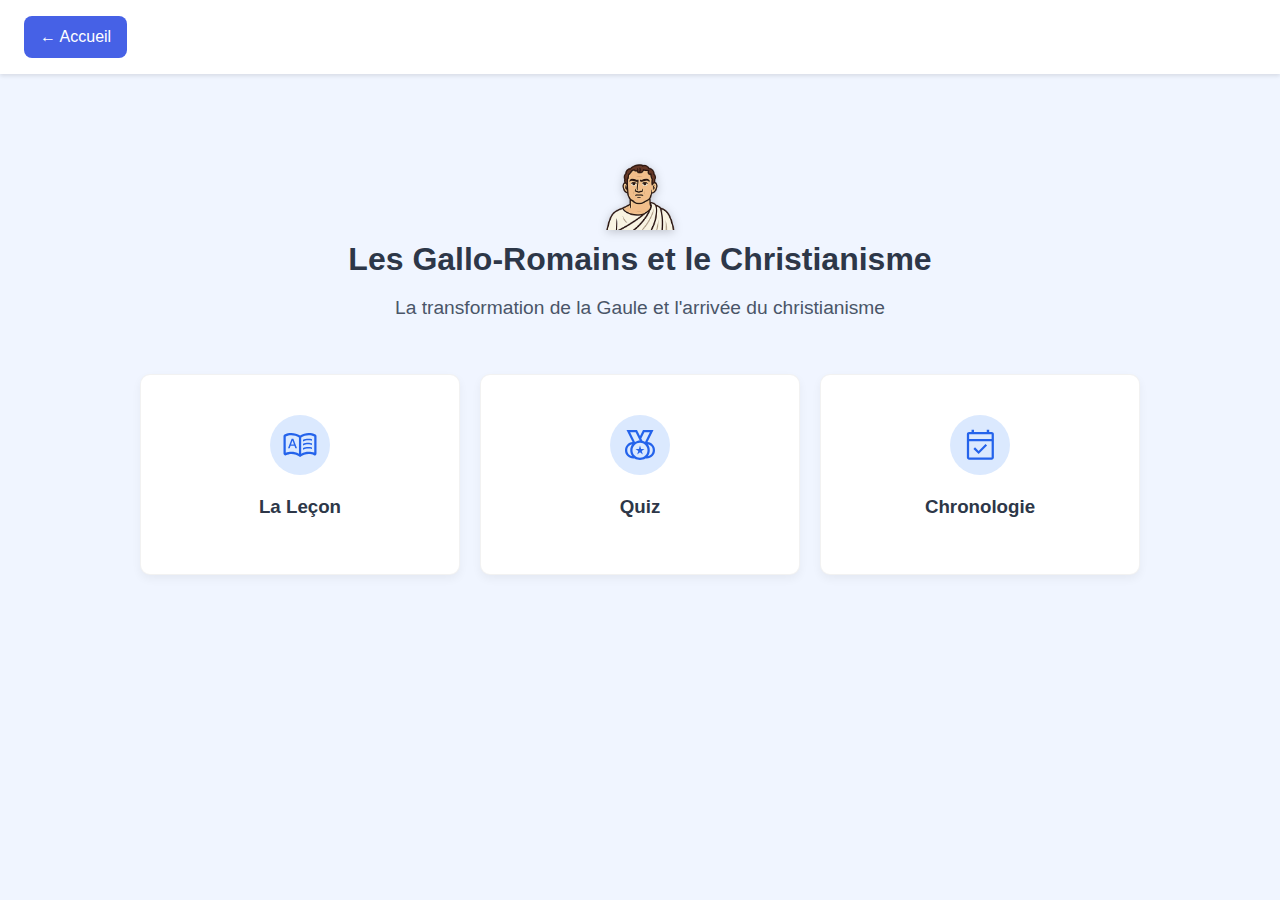
<file: chapitre-gallo-romains.html>
<!DOCTYPE html>
<html lang="fr">
<head>
    <meta charset="UTF-8">
    <meta name="viewport" content="width=device-width, initial-scale=1.0">
    <title>Les Gallo-Romains et le Christianisme - Histoire CM1</title>
    
    <!-- PWA Meta tags -->
    <meta name="theme-color" content="#2463EB">
    <meta name="description" content="Apprends l'histoire des Gallo-Romains et du Christianisme de manière interactive !">
    <link rel="manifest" href="manifest.json">
    <link rel="icon" type="image/png" sizes="192x192" href="icon-192.png">
    <link rel="apple-touch-icon" href="icon-192.png">
    <meta name="apple-mobile-web-app-capable" content="yes">
    <meta name="apple-mobile-web-app-status-bar-style" content="default">
    <meta name="apple-mobile-web-app-title" content="Gallo-Romains App">
    <link rel="stylesheet" href="navigation.css">
    <link rel="stylesheet" href="style.css">
</head>
<body>
    <!-- Navigation principale -->
    <nav class="main-nav">
        <a href="index.html" class="nav-back">← Accueil</a>
        <div class="nav-center">
            <h2 class="nav-title"></h2>
            <div class="score-live" id="liveScore">Score: 0/5</div>
        </div>
        <button class="reset-quiz nav-reset" onclick="resetQuiz()">🔄</button>
    </nav>

    <!-- Contenu principal -->
    <main class="main-content">
        <!-- Page d'accueil -->
        <div id="home" class="page active">
            <div class="home-page">
                <div class="charlemagne-container">
                    <img src="images/gallo-romains-icon.png" alt="Gallo-Romain" class="charlemagne-image">
                </div>
                <h1>Les Gallo-Romains et le Christianisme</h1>
                <p class="subtitle">La transformation de la Gaule et l'arrivée du christianisme</p>
                
                <div class="menu-grid">
                    <div class="menu-card" onclick="showPage('lesson')">
                        <div class="icon">
                            <img src="icons/book.svg" alt="Livres" class="icon-img">
                        </div>
                        <h3>La Leçon</h3>
                    </div>
                    
                    <div class="menu-card" onclick="showPage('quiz')">
                        <div class="icon">
                            <img src="icons/brain.svg" alt="Cible" class="icon-img">
                        </div>
                        <h3>Quiz</h3>
                    </div>
                    
                    <div class="menu-card" onclick="showPage('timeline')">
                        <div class="icon">
                            <img src="icons/calendar.svg" alt="Calendrier" class="icon-img">
                        </div>
                        <h3>Chronologie</h3>
                    </div>
                </div>
            </div>
        </div>

        <!-- Page Leçon -->
        <div id="lesson" class="page">
            <div class="content-wrapper">
                <div class="lesson-content">
                    <h2>Les Gallo-Romains et le Christianisme</h2>
                    
                    <h3>1. La paix romaine</h3>
                    <p>Après la soumission de Vercingétorix, il y eut bien quelques révoltes mais les Romains les punirent cruellement et établirent la paix dans toute la Gaule. Cette paix romaine (Pax Romana) dura près de 500 ans.</p>
                    
                    <h3>2. Les citoyens romains</h3>
                    <p>Les Gaulois, peu à peu, cherchèrent à imiter la culture romaine. Ils se mirent à porter un grand manteau de drap blanc relevé sur l'épaule, la toge. Ils apprirent à parler le latin qui était la langue des Romains.</p>
                    <p>Beaucoup de Gaulois s'engagèrent dans la légion romaine. D'autres devinrent fonctionnaires, magistrats, sénateurs. Un jour, tous les Gaulois furent déclarés citoyens romains.</p>
                    
                    <h3>3. La villa gallo-romaine</h3>
                    <p>Les campagnes gauloises ont moins touché par la romanisation. Elles conservaient longtemps leurs anciennes coutumes et leur mode de vie celtique.</p>
                    <p>De riches Gallo-romains y firent construire de belles propriétés nommées "villas". Elles comprenaient au centre l'habitation du maître, confortable et luxueuse. Autour s'étendaient de nombreux bâtiments : étables, greniers, logements pour les esclaves.</p>
                    <p>Dans la campagne voisine s'élevaient les cabanes des fermiers qui travaillaient pour lui. Le maître surveillait tout son domaine, allait à la chasse, faisait de la musique ou donnait des fêtes somptueuses.</p>
                    
                    <h3>4. La christianisation</h3>
                    <p>L'ancienne religion des druides avait rapidement disparu. Les Gallo-Romains adorèrent alors les dieux romains : Jupiter, Mars, Neptune et surtout durant plusieurs siècles le culte de l'empereur de Rome.</p>
                    <p>Au début du <span class="date-important">4ème siècle</span>, l'empereur de Rome Constantin s'appuya sur les chrétiens pour accéder au pouvoir. En retour, il éleva la religion chrétienne au rang de religion officielle de tout l'empire romain.</p>
                    <p>Les anciennes religions furent peu à peu interdites, les temples des anciens dieux furent détruits ou transformés en églises chrétiennes.</p>
                    
                    <h3>📖 À retenir</h3>
                    <ul>
                        <li><strong>-50</strong> : Début de la Pax Romana en Gaule</li>
                        <li><strong>212</strong> : Tous les Gaulois deviennent citoyens romains</li>
                        <li><strong>313</strong> : Édit de Milan - Le christianisme devient religion officielle</li>
                    </ul>
                </div>
            </div>
        </div>

        <!-- Page Quiz -->
        <div id="quiz" class="page">
            <div class="content-wrapper">
                <div class="quiz-container">
                    <h2>Teste tes connaissances sur les Gallo-Romains !</h2>
                    
                    <!-- Switch pour le mode difficile -->
                    <div class="quiz-mode-switch">
                        <label class="switch-container">
                            <input type="checkbox" id="hardMode" onchange="toggleHardMode()">
                            <span class="switch-slider"></span>
                            <span class="switch-label">Mode difficile (réponses à saisir)</span>
                        </label>
                    </div>
                    
                    <div class="question">
                        <h3>Question 1 : Combien de temps a duré la Pax Romana ?</h3>
                        <div class="options">
                            <label onclick="checkAnswer(this, 'q1', false)">100 ans</label>
                            <label onclick="checkAnswer(this, 'q1', true)">500 ans</label>
                            <label onclick="checkAnswer(this, 'q1', false)">200 ans</label>
                            <label onclick="checkAnswer(this, 'q1', false)">1000 ans</label>
                        </div>
                        <div class="explanation" id="exp-q1">
                            ✨ La Pax Romana (paix romaine) a duré près de 500 ans en Gaule, une période de stabilité exceptionnelle !
                        </div>
                    </div>

                    <div class="question">
                        <h3>Question 2 : Quel vêtement les Gaulois ont-ils adopté des Romains ?</h3>
                        <div class="options">
                            <label onclick="checkAnswer(this, 'q2', true)">La toge</label>
                            <label onclick="checkAnswer(this, 'q2', false)">La tunique</label>
                            <label onclick="checkAnswer(this, 'q2', false)">Le pantalon</label>
                            <label onclick="checkAnswer(this, 'q2', false)">La cape</label>
                        </div>
                        <div class="explanation" id="exp-q2">
                            ✨ La toge était le vêtement typique des Romains, un grand manteau de drap blanc relevé sur l'épaule.
                        </div>
                    </div>

                    <div class="question">
                        <h3>Question 3 : Comment s'appelaient les grandes propriétés des riches Gallo-romains ?</h3>
                        <div class="options">
                            <label onclick="checkAnswer(this, 'q3', false)">Les domus</label>
                            <label onclick="checkAnswer(this, 'q3', false)">Les fermes</label>
                            <label onclick="checkAnswer(this, 'q3', true)">Les villas</label>
                            <label onclick="checkAnswer(this, 'q3', false)">Les oppidums</label>
                        </div>
                        <div class="explanation" id="exp-q3">
                            ✨ Les villas étaient de grandes propriétés luxueuses avec de nombreux bâtiments annexes.
                        </div>
                    </div>

                    <div class="question">
                        <h3>Question 4 : Quel empereur a fait du christianisme la religion officielle ?</h3>
                        <div class="options">
                            <label onclick="checkAnswer(this, 'q4', false)">César</label>
                            <label onclick="checkAnswer(this, 'q4', false)">Auguste</label>
                            <label onclick="checkAnswer(this, 'q4', true)">Constantin</label>
                            <label onclick="checkAnswer(this, 'q4', false)">Néron</label>
                        </div>
                        <div class="explanation" id="exp-q4">
                            ✨ Constantin a officialisé le christianisme au début du 4ème siècle.
                        </div>
                    </div>

                    <div class="question">
                        <h3>Question 5 : Que sont devenus les temples des anciens dieux ?</h3>
                        <div class="options">
                            <label onclick="checkAnswer(this, 'q5', false)">Des marchés</label>
                            <label onclick="checkAnswer(this, 'q5', true)">Des églises chrétiennes</label>
                            <label onclick="checkAnswer(this, 'q5', false)">Des thermes</label>
                            <label onclick="checkAnswer(this, 'q5', false)">Des palais</label>
                        </div>
                        <div class="explanation" id="exp-q5">
                            ✨ Les temples des anciens dieux ont été soit détruits, soit transformés en églises chrétiennes.
                        </div>
                    </div>
                    
                </div>
            </div>
        </div>

        <!-- Page Chronologie -->
        <div id="timeline" class="page">
            <div class="content-wrapper">
                <div class="timeline-container">
                    <h2>Les dates importantes des Gallo-Romains</h2>
                    <p class="timeline-hint">👆 Clique sur chaque événement pour en savoir plus</p>
                    
                    <div class="timeline">
                        <div class="timeline-item" onclick="toggleTimelineItem(this)">
                            <div class="timeline-date">-50</div>
                            <div class="timeline-content">
                                <h4>Début de la Pax Romana</h4>
                                <p>Après la défaite de Vercingétorix, les Romains établissent une paix durable en Gaule.</p>
                            </div>
                        </div>

                        <div class="timeline-item" onclick="toggleTimelineItem(this)">
                            <div class="timeline-date">212</div>
                            <div class="timeline-content">
                                <h4>Édit de Caracalla</h4>
                                <p>Tous les habitants libres de l'Empire, dont les Gaulois, deviennent citoyens romains.</p>
                            </div>
                        </div>

                        <div class="timeline-item" onclick="toggleTimelineItem(this)">
                            <div class="timeline-date">313</div>
                            <div class="timeline-content">
                                <h4>Édit de Milan</h4>
                                <p>Constantin fait du christianisme la religion officielle de l'Empire romain.</p>
                            </div>
                        </div>

                        <div class="timeline-item" onclick="toggleTimelineItem(this)">
                            <div class="timeline-date">476</div>
                            <div class="timeline-content">
                                <h4>Fin de l'Empire romain d'Occident</h4>
                                <p>Chute de Rome et fin de la domination romaine en Gaule.</p>
                            </div>
                        </div>
                    </div>
                </div>
            </div>
        </div>
    </main>

    <!-- Charger le JavaScript -->
    <script src="scripts/main.js"></script>
</body>
</html>
</file>
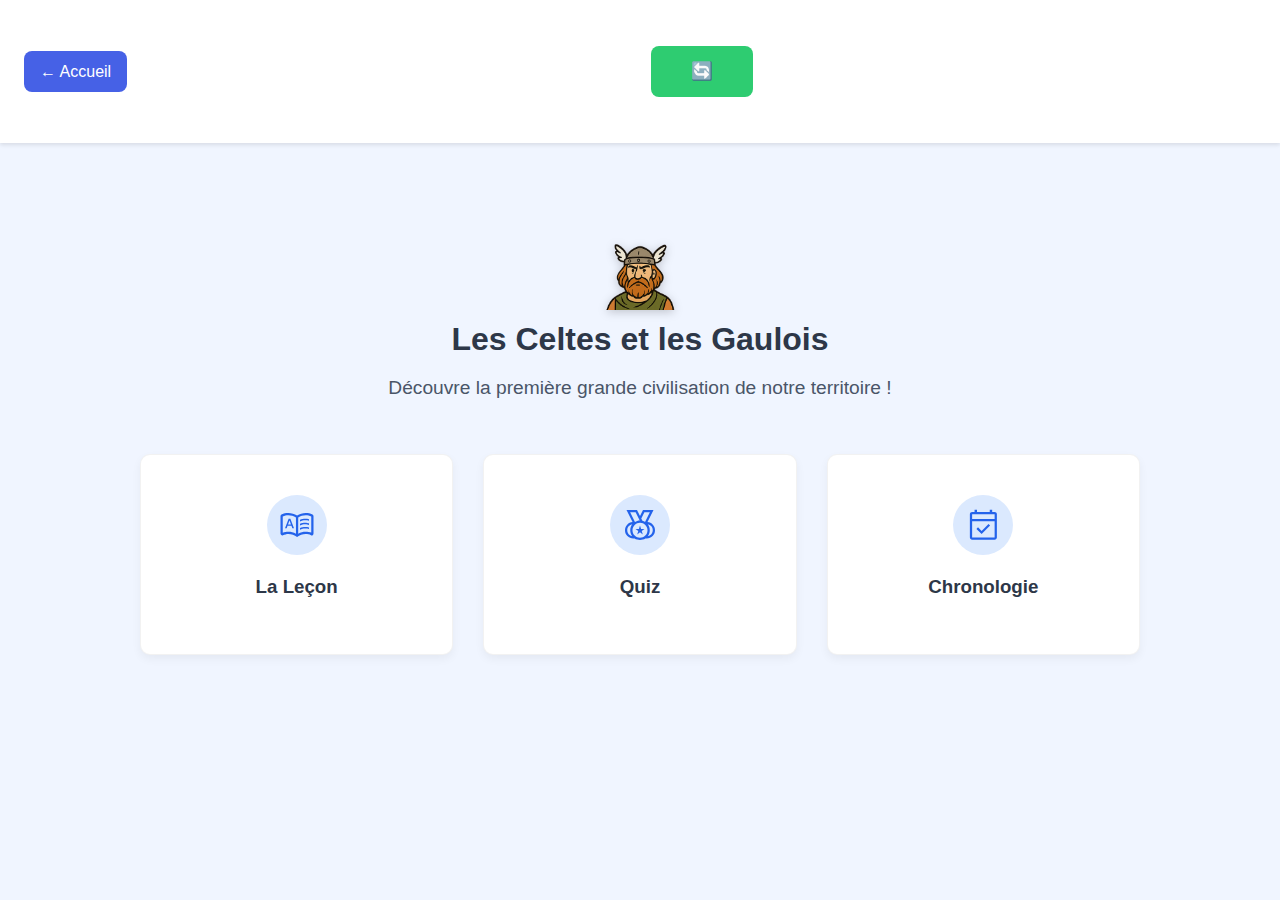
<file: chapitre-gaulois.html>
<!DOCTYPE html>
<html lang="fr">
<head>
    <meta charset="UTF-8">
    <meta name="viewport" content="width=device-width, initial-scale=1.0">
    <title>Les Celtes et les Gaulois - Application d'apprentissage</title>
    
    <!-- PWA Meta tags -->
    <meta name="theme-color" content="#2463EB">
    <meta name="description" content="Découvre la civilisation des Celtes et des Gaulois, leurs innovations et leur société !">
    <link rel="manifest" href="manifest.json">
    <link rel="icon" type="image/png" sizes="192x192" href="icon-192.png">
    <link rel="apple-touch-icon" href="icon-192.png">
    <meta name="apple-mobile-web-app-capable" content="yes">
    <meta name="apple-mobile-web-app-status-bar-style" content="default">
    <meta name="apple-mobile-web-app-title" content="Gaulois App">
    <link rel="stylesheet" href="navigation.css">
    <link rel="stylesheet" href="charlemagne.css">
</head>
<body>
    <!-- Navigation principale -->
    <nav class="main-nav">
        <a href="index.html" class="nav-back">← Accueil</a>
        <div class="nav-center">
            <h2 class="nav-title"></h2>
            <div class="score-live" id="liveScore">Score: 0/10</div>
        </div>
        <button class="reset-quiz nav-reset" onclick="resetQuiz()">🔄</button>
    </nav>

    <!-- Contenu principal -->
    <main class="main-content">
        <!-- Page d'accueil -->
        <div id="home" class="page active">
            <div class="home-page">
                <div class="charlemagne-container">
                    <img src="images/gaulois.png" alt="Guerrier gaulois" class="charlemagne-image">
                </div>
                <h1>Les Celtes et les Gaulois</h1>
                <p class="subtitle">Découvre la première grande civilisation de notre territoire !</p>
                
                <div class="menu-grid">
                    <div class="menu-card" onclick="showPage('lesson')">
                        <div class="icon">
                            <img src="icons/book.svg" alt="Livres" class="icon-img">
                        </div>
                        <h3>La Leçon</h3>
                    </div>
                    
                    <div class="menu-card" onclick="showPage('quiz')">
                        <div class="icon">
                            <img src="icons/brain.svg" alt="Cible" class="icon-img">
                        </div>
                        <h3>Quiz</h3>
                    </div>
                    
                    <div class="menu-card" onclick="showPage('timeline')">
                        <div class="icon">
                            <img src="icons/calendar.svg" alt="Calendrier" class="icon-img">
                        </div>
                        <h3>Chronologie</h3>
                    </div>
                </div>
            </div>
        </div>

        <!-- Page Leçon -->
        <div id="lesson" class="page">
            <div class="content-wrapper">
                <div class="lesson-content">
                    <h2>H4 - Les Celtes et les Gaulois</h2>
                    
                    <h3>1. L'arrivée des Celtes</h3>
                    <p>
                        À la fin de la Préhistoire, la plupart des peuples apprennent à fabriquer des outils et armes en métal. D'abord en <span class="highlight">bronze</span> (mélange de cuivre et d'étain) puis enfin en fer. En Europe, la <span class="highlight">maîtrise du fer</span> arrive vers <span class="date-important">-800 à -700</span>.
                    </p>
                    <p>
                        Vers <span class="date-important">-1200</span>, un peuple venu d'Europe centrale envahit peu à peu tous les territoires situés plus à l'ouest. Ils franchissent le Rhin et s'installent sur notre territoire que les Romains appelleront la <span class="highlight">Gaule</span>.
                    </p>
                    
                    <h3>2. La société gauloise</h3>
                    <p>
                        Les Gaulois comprennent de nombreux peuples qui partagent la langue et les coutumes. Ces peuples ont chacun leur chef et se font souvent la guerre. La Gaule, qui s'étend alors des Pyrénées au Rhin, est divisée en près de <span class="highlight">60 peuples</span>. À l'intérieur de chaque peuplade l'union n'existe pas.
                    </p>
                    <p>
                        Dans la société gauloise, nous trouvons :
                    </p>
                    <ul>
                        <li>Les <span class="highlight">riches</span>, les nobles ou chevaliers qui combattent et ne travaillent pas</li>
                        <li>Les <span class="highlight">pauvres</span>, les paysans et les artisans qui sont souvent des esclaves</li>
                        <li>Le <span class="highlight">clergé</span>, composé de druides, des prêtres très savants, un peu magiciens et médecins qui instruisent les jeunes nobles, rendent la justice et président les fêtes religieuses</li>
                    </ul>
                    
                    <h3>3. Un peuple riche et fertile</h3>
                    <p>
                        Durant les <span class="date-important">500 ans</span> qu'ils demeurèrent maîtres de la Gaule, les Gaulois firent de nombreux progrès et transformèrent le pays. Ils éclaircirent les forêts, desséchèrent les marais, bâtirent des villages et quelques villes (<span class="highlight">Lutèce</span>, <span class="highlight">Bibracte</span>...).
                    </p>
                    <p>
                        Excellents paysans, les Gaulois savent tirer le meilleur de leur terre. Ils produisent du blé et d'autres céréales en grande quantité. Ils cultivent la vigne et élèvent des bœufs, des porcs et des chevaux.
                    </p>
                    
                    <h3>4. Artisans, industrie et commerce</h3>
                    <p>
                        Les Gaulois sont très ingénieux. Ils se servent du <span class="highlight">charrue à roues</span>, de faux et même de moissonneuses primitives. Ce sont eux qui inventent la fabrication du tonneau et celle du savon, fait de graisse d'animaux ou d'huile de plante.
                    </p>
                    <p>
                        Leurs industries sont nombreuses :
                    </p>
                    <ul>
                        <li>Ils forgent des outils et des armes en fer</li>
                        <li>Leurs tisserands fabriquent de belles étoffes colorées</li>
                        <li>Leurs potiers et verriers fabriquent des vases de toutes formes</li>
                        <li>Leurs orfèvres confectionnent des bijoux magnifiques d'or et d'argent</li>
                    </ul>
                    
                    <h3>📖 À retenir</h3>
                    <ul>
                        <li><strong>-1200</strong> : Arrivée des Celtes en Europe de l'Ouest</li>
                        <li><strong>-800</strong> : Maîtrise du fer en Europe</li>
                        <li><strong>60</strong> : Nombre de peuples gaulois</li>
                        <li><strong>500 ans</strong> : Durée de la domination gauloise</li>
                        <li><strong>Innovations</strong> : Tonneau, charrue à roues, savon</li>
                    </ul>
                </div>
            </div>
        </div>

        <!-- Page Quiz -->
        <div id="quiz" class="page">
            <div class="content-wrapper">
                <div class="quiz-container">
                    <h2>Teste tes connaissances sur les Gaulois !</h2>
                    
                    <!-- Switch pour le mode difficile -->
                    <div class="quiz-mode-switch">
                        <label class="switch-container">
                            <input type="checkbox" id="hardMode" onchange="toggleHardMode()">
                            <span class="switch-slider"></span>
                            <span class="switch-label">Mode difficile (réponses à saisir)</span>
                        </label>
                    </div>
                    
                    <div class="question">
                        <h3>Question 1 : En quelle année les Celtes sont-ils arrivés en Europe de l'Ouest ?</h3>
                        <div class="options">
                            <label onclick="checkAnswer(this, 'q1', false)">-800</label>
                            <label onclick="checkAnswer(this, 'q1', true)">-1200</label>
                            <label onclick="checkAnswer(this, 'q1', false)">-500</label>
                            <label onclick="checkAnswer(this, 'q1', false)">-100</label>
                        </div>
                        <div class="explanation" id="exp-q1">
                            ✨ Les Celtes sont arrivés d'Europe centrale vers -1200, bien avant la maîtrise du fer.
                        </div>
                    </div>

                    <div class="question">
                        <h3>Question 2 : Quand la maîtrise du fer est-elle arrivée en Europe ?</h3>
                        <div class="options">
                            <label onclick="checkAnswer(this, 'q2', false)">-1200 à -1000</label>
                            <label onclick="checkAnswer(this, 'q2', true)">-800 à -700</label>
                            <label onclick="checkAnswer(this, 'q2', false)">-500 à -400</label>
                            <label onclick="checkAnswer(this, 'q2', false)">-300 à -200</label>
                        </div>
                        <div class="explanation" id="exp-q2">
                            ✨ La maîtrise du fer est arrivée vers -800 à -700, après l'âge du bronze.
                        </div>
                    </div>

                    <div class="question">
                        <h3>Question 3 : En combien de peuples la Gaule était-elle divisée ?</h3>
                        <div class="options">
                            <label onclick="checkAnswer(this, 'q3', false)">40 peuples</label>
                            <label onclick="checkAnswer(this, 'q3', true)">60 peuples</label>
                            <label onclick="checkAnswer(this, 'q3', false)">80 peuples</label>
                            <label onclick="checkAnswer(this, 'q3', false)">100 peuples</label>
                        </div>
                        <div class="explanation" id="exp-q3">
                            ✨ La Gaule était divisée en environ 60 peuples différents, chacun avec son propre chef.
                        </div>
                    </div>

                    <div class="question">
                        <h3>Question 4 : Qui étaient les druides ?</h3>
                        <div class="options">
                            <label onclick="checkAnswer(this, 'q4', false)">Des guerriers</label>
                            <label onclick="checkAnswer(this, 'q4', true)">Des prêtres savants et juges</label>
                            <label onclick="checkAnswer(this, 'q4', false)">Des artisans</label>
                            <label onclick="checkAnswer(this, 'q4', false)">Des paysans</label>
                        </div>
                        <div class="explanation" id="exp-q4">
                            ✨ Les druides étaient des prêtres très savants qui servaient aussi de juges, de médecins et d'enseignants pour les jeunes nobles.
                        </div>
                    </div>

                    <div class="question">
                        <h3>Question 5 : Quelle invention les Gaulois n'ont-ils PAS créée ?</h3>
                        <div class="options">
                            <label onclick="checkAnswer(this, 'q5', false)">Le tonneau</label>
                            <label onclick="checkAnswer(this, 'q5', false)">La charrue à roues</label>
                            <label onclick="checkAnswer(this, 'q5', true)">Le moulin à eau</label>
                            <label onclick="checkAnswer(this, 'q5', false)">Le savon</label>
                        </div>
                        <div class="explanation" id="exp-q5">
                            ✨ Les Gaulois ont inventé le tonneau, la charrue à roues et le savon, mais pas le moulin à eau.
                        </div>
                    </div>

                    <div class="question">
                        <h3>Question 6 : Que faisaient les Gaulois pauvres ?</h3>
                        <div class="options">
                            <label onclick="checkAnswer(this, 'q6', false)">Ils étaient guerriers</label>
                            <label onclick="checkAnswer(this, 'q6', true)">Ils étaient paysans ou artisans</label>
                            <label onclick="checkAnswer(this, 'q6', false)">Ils étaient druides</label>
                            <label onclick="checkAnswer(this, 'q6', false)">Ils étaient marchands</label>
                        </div>
                        <div class="explanation" id="exp-q6">
                            ✨ Les Gaulois pauvres étaient souvent des esclaves qui travaillaient comme paysans ou artisans.
                        </div>
                    </div>

                    <div class="question">
                        <h3>Question 7 : Qu'est-ce que les Gaulois cultivaient ?</h3>
                        <div class="options">
                            <label onclick="checkAnswer(this, 'q7', false)">Uniquement du blé</label>
                            <label onclick="checkAnswer(this, 'q7', true)">Du blé, de la vigne et d'autres céréales</label>
                            <label onclick="checkAnswer(this, 'q7', false)">Uniquement de la vigne</label>
                            <label onclick="checkAnswer(this, 'q7', false)">Rien, ils étaient uniquement éleveurs</label>
                        </div>
                        <div class="explanation" id="exp-q7">
                            ✨ Les Gaulois étaient d'excellents agriculteurs qui cultivaient diverses céréales, dont le blé, ainsi que la vigne.
                        </div>
                    </div>

                    <div class="question">
                        <h3>Question 8 : Quel métal les Gaulois ont-ils appris à utiliser après le bronze ?</h3>
                        <div class="options">
                            <label onclick="checkAnswer(this, 'q8', false)">L'or</label>
                            <label onclick="checkAnswer(this, 'q8', true)">Le fer</label>
                            <label onclick="checkAnswer(this, 'q8', false)">L'argent</label>
                            <label onclick="checkAnswer(this, 'q8', false)">Le cuivre</label>
                        </div>
                        <div class="explanation" id="exp-q8">
                            ✨ Après l'âge du bronze, les Gaulois ont maîtrisé le travail du fer, ce qui a révolutionné leurs outils et leurs armes.
                        </div>
                    </div>

                    <div class="question">
                        <h3>Question 9 : Quelle ville gauloise existait déjà ?</h3>
                        <div class="options">
                            <label onclick="checkAnswer(this, 'q9', false)">Marseille</label>
                            <label onclick="checkAnswer(this, 'q9', true)">Lutèce</label>
                            <label onclick="checkAnswer(this, 'q9', false)">Bordeaux</label>
                            <label onclick="checkAnswer(this, 'q9', false)">Lyon</label>
                        </div>
                        <div class="explanation" id="exp-q9">
                            ✨ Lutèce (qui deviendra Paris) était l'une des villes gauloises importantes, tout comme Bibracte.
                        </div>
                    </div>

                    <div class="question">
                        <h3>Question 10 : Que fabriquaient les orfèvres gaulois ?</h3>
                        <div class="options">
                            <label onclick="checkAnswer(this, 'q10', false)">Des armes</label>
                            <label onclick="checkAnswer(this, 'q10', true)">Des bijoux en or et en argent</label>
                            <label onclick="checkAnswer(this, 'q10', false)">Des vases</label>
                            <label onclick="checkAnswer(this, 'q10', false)">Des tissus</label>
                        </div>
                        <div class="explanation" id="exp-q10">
                            ✨ Les orfèvres gaulois étaient réputés pour leurs magnifiques bijoux en or et en argent.
                        </div>
                    </div>
                </div>
            </div>
        </div>

        <!-- Page Chronologie -->
        <div id="timeline" class="page">
            <div class="content-wrapper">
                <div class="timeline-container">
                    <h2>Les dates importantes des Celtes et des Gaulois</h2>
                    <p class="timeline-hint">👆 Clique sur chaque événement pour en savoir plus</p>
                    
                    <div class="timeline">
                        <div class="timeline-item" onclick="toggleTimelineItem(this)">
                            <div class="timeline-date">-1200</div>
                            <div class="timeline-content">
                                <h4>Arrivée des Celtes en Europe de l'Ouest</h4>
                                <p>Les Celtes, venus d'Europe centrale, commencent à s'installer à l'ouest du Rhin, dans ce qui deviendra la Gaule.</p>
                            </div>
                        </div>

                        <div class="timeline-item" onclick="toggleTimelineItem(this)">
                            <div class="timeline-date">-800</div>
                            <div class="timeline-content">
                                <h4>Maîtrise du fer</h4>
                                <p>Les peuples d'Europe apprennent à travailler le fer, permettant la création d'outils et d'armes plus résistants.</p>
                            </div>
                        </div>

                        <div class="timeline-item" onclick="toggleTimelineItem(this)">
                            <div class="timeline-date">-700 à -200</div>
                            <div class="timeline-content">
                                <h4>Développement de la civilisation gauloise</h4>
                                <p>Les Gaulois développent leur agriculture, leur artisanat et leurs villes. Ils inventent notamment le tonneau et la charrue à roues.</p>
                            </div>
                        </div>

                        <div class="timeline-item" onclick="toggleTimelineItem(this)">
                            <div class="timeline-date">-200</div>
                            <div class="timeline-content">
                                <h4>Apogée de la civilisation gauloise</h4>
                                <p>La société gauloise atteint son apogée avec une organisation sociale complexe, des villes importantes et un artisanat développé.</p>
                            </div>
                        </div>
                    </div>
                </div>
            </div>
        </div>
    </main>

    <!-- Charger le JavaScript -->
    <script src="charlemagne.js"></script>
</body>
</html>
</file>
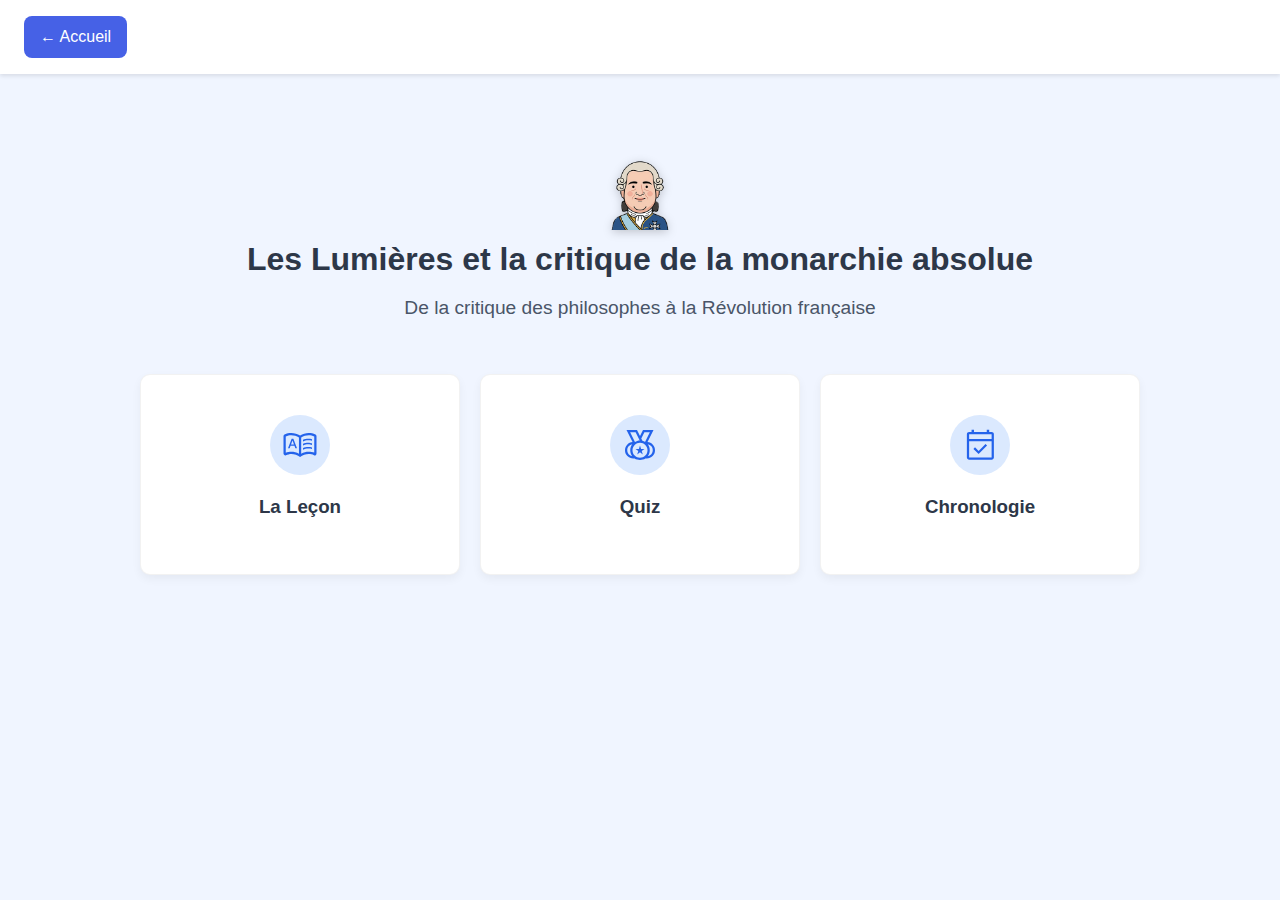
<file: chapitre-lumières-monarchie-absolue.html>
<!DOCTYPE html>
<html lang="fr">
<head>
    <meta charset="UTF-8">
    <meta name="viewport" content="width=device-width, initial-scale=1.0">
    <title>Les Lumières et la critique de la monarchie absolue - Histoire CM1</title>
    
    <!-- PWA Meta tags -->
    <meta name="theme-color" content="#2463EB">
    <meta name="description" content="Découvre comment les Lumières ont critiqué la monarchie absolue et mené à la Révolution française !">
    <link rel="manifest" href="manifest.json">
    <link rel="icon" type="image/png" sizes="192x192" href="icon-192.png">
    <link rel="apple-touch-icon" href="icon-192.png">
    <meta name="apple-mobile-web-app-capable" content="yes">
    <meta name="apple-mobile-web-app-status-bar-style" content="default">
    <meta name="apple-mobile-web-app-title" content="Lumières App">
    <link rel="stylesheet" href="navigation.css">
    <link rel="stylesheet" href="style.css">
</head>
<body>
    <!-- Navigation principale -->
    <nav class="main-nav">
        <a href="index.html" class="nav-back">← Accueil</a>
        <div class="nav-center">
            <h2 class="nav-title"></h2>
            <div class="score-live" id="liveScore">Score: 0/10</div>
        </div>
        <button class="reset-quiz nav-reset" onclick="resetQuiz()">🔄</button>
    </nav>

    <!-- Contenu principal -->
    <main class="main-content">
        <!-- Page d'accueil -->
        <div id="home" class="page active">
            <div class="home-page">
                <div class="charlemagne-container">
                    <img src="images/lumières-monarchie-absolue-icon.png" alt="Les Lumières" class="charlemagne-image">
                </div>
                <h1>Les Lumières et la critique de la monarchie absolue</h1>
                <p class="subtitle">De la critique des philosophes à la Révolution française</p>
                
                <div class="menu-grid">
                    <div class="menu-card" onclick="showPage('lesson')">
                        <div class="icon">
                            <img src="icons/book.svg" alt="Livres" class="icon-img">
                        </div>
                        <h3>La Leçon</h3>
                    </div>
                    
                    <div class="menu-card" onclick="showPage('quiz')">
                        <div class="icon">
                            <img src="icons/brain.svg" alt="Cible" class="icon-img">
                        </div>
                        <h3>Quiz</h3>
                    </div>
                    
                    <div class="menu-card" onclick="showPage('timeline')">
                        <div class="icon">
                            <img src="icons/calendar.svg" alt="Calendrier" class="icon-img">
                        </div>
                        <h3>Chronologie</h3>
                    </div>
                </div>
            </div>
        </div>

        <!-- Page Leçon -->
        <div id="lesson" class="page">
            <div class="content-wrapper">
                <div class="lesson-content">
                    <h2>Les Lumières et la critique de la monarchie absolue</h2>
                    
                    <h3>1. Les Lumières et la critique de la monarchie absolue</h3>
                    <p>
                        Pendant le règne de <span class="highlight">Louis XVI</span>, un nouveau courant de pensée fait son apparition : les <span class="highlight">philosophes des Lumières</span>. Ces penseurs remettent en cause la <span class="highlight">monarchie absolue de droit divin</span>. Ils critiquent les <span class="highlight">privilèges</span> et toute la puissance du roi. Ils défendent les idées de <span class="highlight">liberté</span> et de <span class="highlight">justice</span>.
                    </p>
                    <p>
                        Les philosophes réfléchissent sur le sens de la vie et l'organisation de la société. Ils créent l'<span class="highlight">Encyclopédie</span>, un ouvrage de référence visant à expliquer et rendre accessible au public les connaissances dans de multiples domaines.
                    </p>
                    
                    <h3>2. Les crises que Louis XVI doit affronter</h3>
                    <p>
                        À la veille de la Révolution, sous <span class="highlight">Louis XVI</span>, le pays traverse des <span class="highlight">crises financières très graves</span>. Le coût des guerres pèse sur les finances de l'État. Les impôts sont de plus en plus lourds et le peuple peine à payer.
                    </p>
                    <p>
                        De plus, les récentes récoltes ont été catastrophiques à cause d'un <span class="date-important">hiver 1788-1789</span> rigoureux. Le prix du pain augmente et la <span class="highlight">famine</span> se répand dans tout le royaume.
                    </p>
                    <p>
                        Depuis le <span class="highlight">Moyen Âge</span>, la société française est divisée en <span class="highlight">trois ordres</span> qui n'ont pas les mêmes droits. La <span class="highlight">noblesse</span> et le <span class="highlight">clergé</span> ont des privilèges tandis que le <span class="highlight">Tiers-État</span> doit payer des impôts. Les conditions de vie deviennent de plus en plus difficiles. Des mécontentements apparaissent, alimentés par les idées des Lumières qui souhaitaient plus de justice.
                    </p>
                    
                    <h3>3. La convocation des États généraux</h3>
                    <p>
                        Face à ce mécontentement, le <span class="date-important">5 mai 1789</span>, <span class="highlight">Louis XVI</span> décide de convoquer les <span class="highlight">États généraux</span>, une assemblée convoquée par le roi pour résoudre les difficultés du royaume. Des représentants de chaque ordre sont élus pour y participer.
                    </p>
                    <p>
                        Des <span class="highlight">cahiers de doléances</span> sont rédigés dans lesquels le peuple peut exprimer ses problèmes et ses revendications. Par exemple, les artisans de Pont-l'Abbé demandent que chacun soit libre, plus de liberté.
                    </p>
                    <p>
                        Dès le début, des questions vont se poser : les députés du <span class="highlight">Tiers-État</span> veulent un <span class="highlight">vote par personne</span> alors que ceux du clergé et de la noblesse veulent un <span class="highlight">vote par ordre</span>. Après 6 semaines de discussions, le roi tranche en faveur des privilégiés.
                    </p>
                    
                    <h3>4. Le serment du jeu de paume et la fin de la monarchie absolue</h3>
                    <p>
                        Le <span class="date-important">17 juin 1789</span>, en signe de protestation, les députés du Tiers-État se proclament <span class="highlight">Assemblée nationale</span>.
                    </p>
                    <p>
                        Se sentant menacé, le roi essaie de les faire expulser. Le <span class="date-important">20 juin 1789</span>, les députés du Tiers-État, rejoints par quelques membres du clergé et de la noblesse, se réunissent dans la salle du <span class="highlight">Jeu de Paume</span> à Versailles. Ils font le <span class="highlight">serment</span> de ne pas se séparer avant d'avoir donné une <span class="highlight">Constitution</span> à la France.
                    </p>
                    <p>
                        Le <span class="date-important">9 juillet 1789</span>, ils se déclarent <span class="highlight">Assemblée nationale constituante</span>, ce qui donne le pouvoir à la Nation. C'est la fin de la <span class="highlight">monarchie absolue</span>.
                    </p>
                    
                    <h3>5. La prise de la Bastille et l'abolition des privilèges</h3>
                    <p>
                        En juillet <span class="date-important">1789</span>, le roi <span class="highlight">Louis XVI</span> renvoie son ministre des finances Necker et ordonne à ses soldats d'entourer Paris. Le <span class="date-important">14 juillet 1789</span>, une foule de Parisiens marche vers la prison de la <span class="highlight">Bastille</span>. Après des heures de lutte, la Bastille est prise.
                    </p>
                    <p>
                        Pendant l'été, la révolte se propage dans les campagnes : c'est la <span class="highlight">Grande Peur</span>. Les paysans attaquent les châteaux des seigneurs.
                    </p>
                    <p>
                        Le <span class="date-important">4 août 1789</span>, les députés, y compris certains membres du Clergé et de la noblesse, votent l'<span class="highlight">abolition des privilèges</span>.
                    </p>
                    
                    <h3>6. La Déclaration des droits de l'homme et du citoyen</h3>
                    <p>
                        Le <span class="date-important">26 août 1789</span>, les députés rédigent la <span class="highlight">Déclaration des droits de l'homme et du citoyen</span>. Dans ce texte inspiré des Lumières, les grands principes révolutionnaires sont proclamés : tous les citoyens ont droit à la <span class="highlight">liberté</span>, à la <span class="highlight">justice</span>, et le droit de pratiquer la <span class="highlight">religion de leur choix</span>.
                    </p>
                    
                    <h3>📖 À retenir</h3>
                    <ul>
                        <li><strong>Les Lumières</strong> : Philosophes qui critiquent la monarchie absolue et défendent la liberté et la justice</li>
                        <li><strong>1788-1789</strong> : Hiver rigoureux, mauvaises récoltes et famine</li>
                        <li><strong>5 mai 1789</strong> : Convocation des États généraux par Louis XVI</li>
                        <li><strong>17 juin 1789</strong> : Les députés du Tiers-État se proclament Assemblée nationale</li>
                        <li><strong>20 juin 1789</strong> : Serment du jeu de paume</li>
                        <li><strong>9 juillet 1789</strong> : Proclamation de l'Assemblée nationale constituante - fin de la monarchie absolue</li>
                        <li><strong>14 juillet 1789</strong> : Prise de la Bastille</li>
                        <li><strong>4 août 1789</strong> : Abolition des privilèges</li>
                        <li><strong>26 août 1789</strong> : Déclaration des droits de l'homme et du citoyen</li>
                    </ul>
                </div>
            </div>
        </div>

        <!-- Page Quiz -->
        <div id="quiz" class="page">
            <div class="content-wrapper">
                <div class="quiz-container">
                    <h2>Teste tes connaissances sur les Lumières et la Révolution !</h2>
                    
                    <!-- Switch pour le mode difficile -->
                    <div class="quiz-mode-switch">
                        <label class="switch-container">
                            <input type="checkbox" id="hardMode" onchange="toggleHardMode()">
                            <span class="switch-slider"></span>
                            <span class="switch-label">Mode difficile (réponses à saisir)</span>
                        </label>
                    </div>
                    
                    <div class="question">
                        <h3>Question 1 : Que critiquent les philosophes des Lumières ?</h3>
                        <div class="options">
                            <label onclick="checkAnswer(this, 'q1', true)">La monarchie absolue de droit divin et les privilèges</label>
                            <label onclick="checkAnswer(this, 'q1', false)">Seulement les impôts</label>
                            <label onclick="checkAnswer(this, 'q1', false)">Seulement la noblesse</label>
                            <label onclick="checkAnswer(this, 'q1', false)">Les paysans</label>
                        </div>
                        <div class="explanation" id="exp-q1">
                            ✨ Les philosophes des Lumières critiquent la monarchie absolue de droit divin, les privilèges et défendent les idées de liberté et de justice.
                        </div>
                    </div>

                    <div class="question">
                        <h3>Question 2 : Pourquoi y a-t-il une famine en 1789 ?</h3>
                        <div class="options">
                            <label onclick="checkAnswer(this, 'q2', false)">Parce que les paysans ne travaillaient pas</label>
                            <label onclick="checkAnswer(this, 'q2', true)">À cause d'un hiver rigoureux et de mauvaises récoltes</label>
                            <label onclick="checkAnswer(this, 'q2', false)">Parce que le roi a interdit l'agriculture</label>
                            <label onclick="checkAnswer(this, 'q2', false)">Parce qu'il n'y avait plus de terres</label>
                        </div>
                        <div class="explanation" id="exp-q2">
                            ✨ L'hiver 1788-1789 a été rigoureux et les récoltes ont été catastrophiques, ce qui a provoqué une hausse du prix du pain et la famine.
                        </div>
                    </div>

                    <div class="question">
                        <h3>Question 3 : En combien d'ordres la société française était-elle divisée ?</h3>
                        <div class="options">
                            <label onclick="checkAnswer(this, 'q3', false)">2 ordres</label>
                            <label onclick="checkAnswer(this, 'q3', true)">3 ordres</label>
                            <label onclick="checkAnswer(this, 'q3', false)">4 ordres</label>
                            <label onclick="checkAnswer(this, 'q3', false)">5 ordres</label>
                        </div>
                        <div class="explanation" id="exp-q3">
                            ✨ La société française était divisée en 3 ordres : le clergé, la noblesse et le Tiers-État.
                        </div>
                    </div>

                    <div class="question">
                        <h3>Question 4 : Quand Louis XVI convoque-t-il les États généraux ?</h3>
                        <div class="options">
                            <label onclick="checkAnswer(this, 'q4', false)">Le 20 juin 1789</label>
                            <label onclick="checkAnswer(this, 'q4', true)">Le 5 mai 1789</label>
                            <label onclick="checkAnswer(this, 'q4', false)">Le 14 juillet 1789</label>
                            <label onclick="checkAnswer(this, 'q4', false)">Le 4 août 1789</label>
                        </div>
                        <div class="explanation" id="exp-q4">
                            ✨ Louis XVI convoque les États généraux le 5 mai 1789 pour résoudre les difficultés du royaume.
                        </div>
                    </div>

                    <div class="question">
                        <h3>Question 5 : Que sont les cahiers de doléances ?</h3>
                        <div class="options">
                            <label onclick="checkAnswer(this, 'q5', false)">Des livres d'histoire</label>
                            <label onclick="checkAnswer(this, 'q5', true)">Des documents où le peuple exprime ses revendications</label>
                            <label onclick="checkAnswer(this, 'q5', false)">Des lois du roi</label>
                            <label onclick="checkAnswer(this, 'q5', false)">Des comptes de l'État</label>
                        </div>
                        <div class="explanation" id="exp-q5">
                            ✨ Les cahiers de doléances sont des documents rédigés avant la réunion des États généraux dans lesquels le peuple exprime ses problèmes et ses revendications.
                        </div>
                    </div>

                    <div class="question">
                        <h3>Question 6 : Que demandent les députés du Tiers-État lors des États généraux ?</h3>
                        <div class="options">
                            <label onclick="checkAnswer(this, 'q6', false)">Un vote par ordre</label>
                            <label onclick="checkAnswer(this, 'q6', true)">Un vote par personne</label>
                            <label onclick="checkAnswer(this, 'q6', false)">L'abolition des impôts</label>
                            <label onclick="checkAnswer(this, 'q6', false)">Plus de privilèges</label>
                        </div>
                        <div class="explanation" id="exp-q6">
                            ✨ Les députés du Tiers-État demandent un vote par personne car ils sont plus nombreux, alors que le clergé et la noblesse veulent un vote par ordre.
                        </div>
                    </div>

                    <div class="question">
                        <h3>Question 7 : Quand a lieu le serment du jeu de paume ?</h3>
                        <div class="options">
                            <label onclick="checkAnswer(this, 'q7', false)">Le 17 juin 1789</label>
                            <label onclick="checkAnswer(this, 'q7', true)">Le 20 juin 1789</label>
                            <label onclick="checkAnswer(this, 'q7', false)">Le 9 juillet 1789</label>
                            <label onclick="checkAnswer(this, 'q7', false)">Le 14 juillet 1789</label>
                        </div>
                        <div class="explanation" id="exp-q7">
                            ✨ Le serment du jeu de paume a lieu le 20 juin 1789. Les députés jurent de ne pas se séparer avant d'avoir donné une Constitution à la France.
                        </div>
                    </div>

                    <div class="question">
                        <h3>Question 8 : Que se passe-t-il le 9 juillet 1789 ?</h3>
                        <div class="options">
                            <label onclick="checkAnswer(this, 'q8', false)">La prise de la Bastille</label>
                            <label onclick="checkAnswer(this, 'q8', false)">L'abolition des privilèges</label>
                            <label onclick="checkAnswer(this, 'q8', true)">La proclamation de l'Assemblée nationale constituante</label>
                            <label onclick="checkAnswer(this, 'q8', false)">La Déclaration des droits de l'homme</label>
                        </div>
                        <div class="explanation" id="exp-q8">
                            ✨ Le 9 juillet 1789, les députés se déclarent Assemblée nationale constituante, ce qui donne le pouvoir à la Nation et marque la fin de la monarchie absolue.
                        </div>
                    </div>

                    <div class="question">
                        <h3>Question 9 : Que se passe-t-il le 14 juillet 1789 ?</h3>
                        <div class="options">
                            <label onclick="checkAnswer(this, 'q9', false)">Le serment du jeu de paume</label>
                            <label onclick="checkAnswer(this, 'q9', true)">La prise de la Bastille</label>
                            <label onclick="checkAnswer(this, 'q9', false)">L'abolition des privilèges</label>
                            <label onclick="checkAnswer(this, 'q9', false)">La convocation des États généraux</label>
                        </div>
                        <div class="explanation" id="exp-q9">
                            ✨ Le 14 juillet 1789, une foule de Parisiens prend d'assaut la prison de la Bastille, symbole de l'absolutisme royal.
                        </div>
                    </div>

                    <div class="question">
                        <h3>Question 10 : Quand est rédigée la Déclaration des droits de l'homme et du citoyen ?</h3>
                        <div class="options">
                            <label onclick="checkAnswer(this, 'q10', false)">Le 4 août 1789</label>
                            <label onclick="checkAnswer(this, 'q10', true)">Le 26 août 1789</label>
                            <label onclick="checkAnswer(this, 'q10', false)">Le 14 juillet 1789</label>
                            <label onclick="checkAnswer(this, 'q10', false)">Le 9 juillet 1789</label>
                        </div>
                        <div class="explanation" id="exp-q10">
                            ✨ La Déclaration des droits de l'homme et du citoyen est rédigée le 26 août 1789. Elle proclame les principes de liberté, égalité et justice.
                        </div>
                    </div>
                    
                </div>
            </div>
        </div>

        <!-- Page Chronologie -->
        <div id="timeline" class="page">
            <div class="content-wrapper">
                <div class="timeline-container">
                    <h2>Les dates importantes de la Révolution française</h2>
                    <p class="timeline-hint">👆 Clique sur chaque événement pour en savoir plus</p>
                    
                    <div class="timeline">
                        <div class="timeline-item" onclick="toggleTimelineItem(this)">
                            <div class="timeline-date">1788-1789</div>
                            <div class="timeline-content">
                                <h4>Hiver rigoureux et famine</h4>
                                <p>Un hiver très rigoureux provoque de mauvaises récoltes. Le prix du pain augmente et la famine se répand dans tout le royaume.</p>
                            </div>
                        </div>

                        <div class="timeline-item" onclick="toggleTimelineItem(this)">
                            <div class="timeline-date">5 mai 1789</div>
                            <div class="timeline-content">
                                <h4>Convocation des États généraux</h4>
                                <p>Louis XVI convoque les États généraux pour résoudre les difficultés du royaume. Des cahiers de doléances sont rédigés par le peuple.</p>
                            </div>
                        </div>

                        <div class="timeline-item" onclick="toggleTimelineItem(this)">
                            <div class="timeline-date">17 juin 1789</div>
                            <div class="timeline-content">
                                <h4>Proclamation de l'Assemblée nationale</h4>
                                <p>En signe de protestation, les députés du Tiers-État se proclament Assemblée nationale.</p>
                            </div>
                        </div>

                        <div class="timeline-item" onclick="toggleTimelineItem(this)">
                            <div class="timeline-date">20 juin 1789</div>
                            <div class="timeline-content">
                                <h4>Le serment du jeu de paume</h4>
                                <p>Les députés du Tiers-État, rejoints par quelques membres du clergé et de la noblesse, jurent de ne pas se séparer avant d'avoir donné une Constitution à la France.</p>
                            </div>
                        </div>

                        <div class="timeline-item" onclick="toggleTimelineItem(this)">
                            <div class="timeline-date">9 juillet 1789</div>
                            <div class="timeline-content">
                                <h4>Fin de la monarchie absolue</h4>
                                <p>Les députés se déclarent Assemblée nationale constituante, ce qui donne le pouvoir à la Nation. C'est la fin de la monarchie absolue.</p>
                            </div>
                        </div>

                        <div class="timeline-item" onclick="toggleTimelineItem(this)">
                            <div class="timeline-date">14 juillet 1789</div>
                            <div class="timeline-content">
                                <h4>Prise de la Bastille</h4>
                                <p>Une foule de Parisiens prend d'assaut la prison de la Bastille, symbole de l'absolutisme royal.</p>
                            </div>
                        </div>

                        <div class="timeline-item" onclick="toggleTimelineItem(this)">
                            <div class="timeline-date">Été 1789</div>
                            <div class="timeline-content">
                                <h4>La Grande Peur</h4>
                                <p>La révolte se propage dans les campagnes. Les paysans attaquent les châteaux des seigneurs.</p>
                            </div>
                        </div>

                        <div class="timeline-item" onclick="toggleTimelineItem(this)">
                            <div class="timeline-date">4 août 1789</div>
                            <div class="timeline-content">
                                <h4>Abolition des privilèges</h4>
                                <p>Les députés votent l'abolition des privilèges et des droits féodaux. Certains nobles et membres du clergé se joignent à la cause révolutionnaire.</p>
                            </div>
                        </div>

                        <div class="timeline-item" onclick="toggleTimelineItem(this)">
                            <div class="timeline-date">26 août 1789</div>
                            <div class="timeline-content">
                                <h4>Déclaration des droits de l'homme et du citoyen</h4>
                                <p>Les députés rédigent la Déclaration qui proclame les principes de liberté, égalité, justice et le droit de pratiquer la religion de son choix.</p>
                            </div>
                        </div>
                    </div>
                </div>
            </div>
        </div>
    </main>

    <!-- Charger le JavaScript -->
    <script src="scripts/main.js"></script>
</body>
</html>
</file>
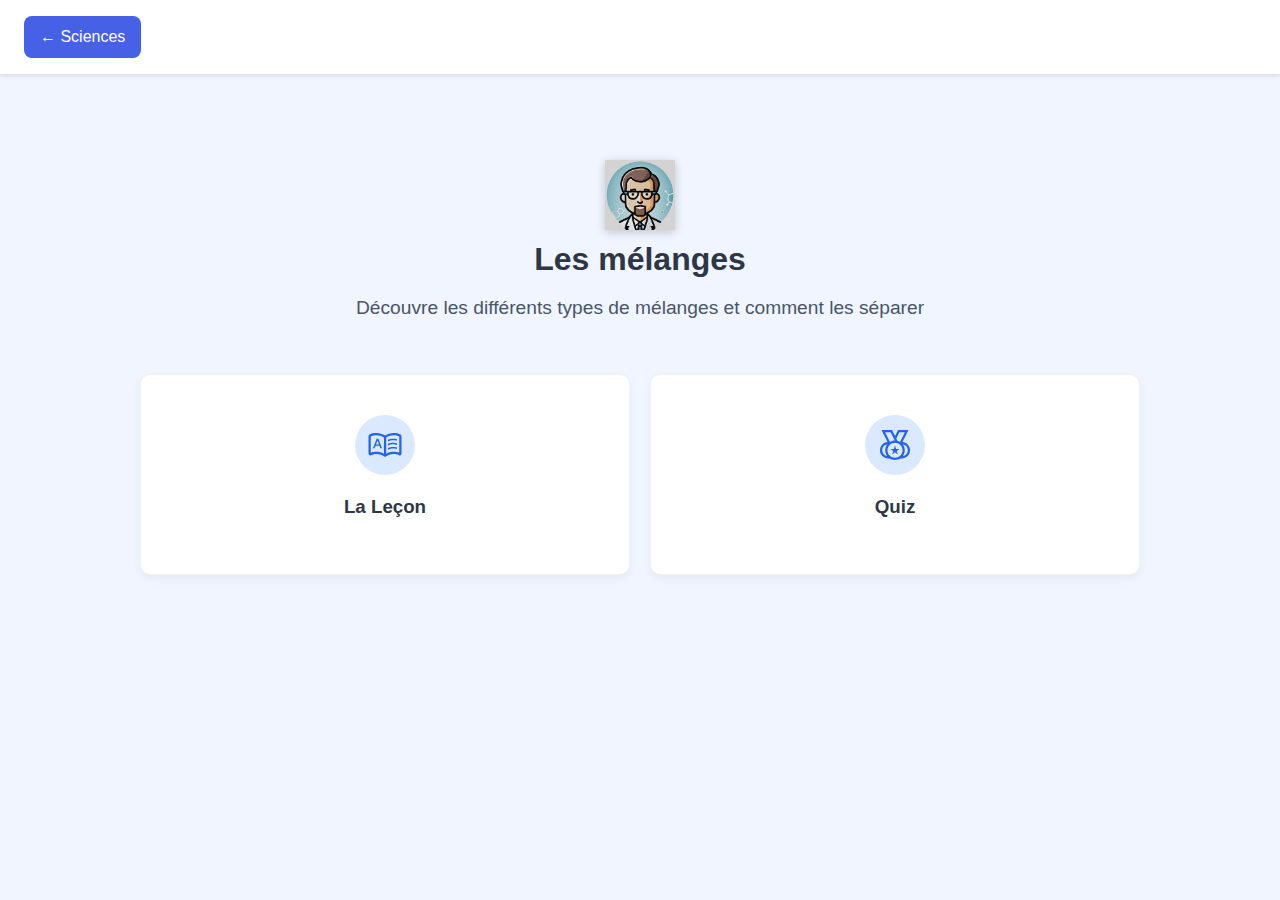
<file: chapitre-melanges.html>
<!DOCTYPE html>
<html lang="fr">
<head>
    <meta charset="UTF-8">
    <meta name="viewport" content="width=device-width, initial-scale=1.0">
    <title>Les mélanges - Sciences CM1</title>
    
    <!-- PWA Meta tags -->
    <meta name="theme-color" content="#2463EB">
    <meta name="description" content="Découvre les différents types de mélanges et comment les séparer !">
    <link rel="manifest" href="manifest.json">
    <link rel="icon" type="image/png" sizes="192x192" href="icon-192.png">
    <link rel="apple-touch-icon" href="icon-192.png">
    <meta name="apple-mobile-web-app-capable" content="yes">
    <meta name="apple-mobile-web-app-status-bar-style" content="default">
    <meta name="apple-mobile-web-app-title" content="Mélanges App">
    <link rel="stylesheet" href="navigation.css">
    <link rel="stylesheet" href="style.css">
</head>
<body>
    <!-- Navigation principale -->
    <nav class="main-nav">
        <a href="sciences.html" class="nav-back">← Sciences</a>
        <div class="nav-center">
            <h2 class="nav-title"></h2>
            <div class="score-live" id="liveScore">Score: 0/10</div>
        </div>
        <button class="reset-quiz nav-reset" onclick="resetQuiz()">🔄</button>
    </nav>

    <!-- Contenu principal -->
    <main class="main-content">
        <!-- Page d'accueil -->
        <div id="home" class="page active">
            <div class="home-page">
                <div class="charlemagne-container">
                    <img src="images/melanges-icon.png" alt="Les mélanges" class="charlemagne-image">
                </div>
                <h1>Les mélanges</h1>
                <p class="subtitle">Découvre les différents types de mélanges et comment les séparer</p>
                
                <div class="menu-grid">
                    <div class="menu-card" onclick="showPage('lesson')">
                        <div class="icon">
                            <img src="icons/book.svg" alt="Livres" class="icon-img">
                        </div>
                        <h3>La Leçon</h3>
                    </div>
                    
                    <div class="menu-card" onclick="showPage('quiz')">
                        <div class="icon">
                            <img src="icons/brain.svg" alt="Cible" class="icon-img">
                        </div>
                        <h3>Quiz</h3>
                    </div>
                </div>
            </div>
        </div>

        <!-- Page Leçon -->
        <div id="lesson" class="page">
            <div class="content-wrapper">
                <div class="lesson-content">
                    <h2>Chapitre 2 - Les mélanges</h2>
                    
                    <h3>1. Définitions</h3>
                    <p>
                        Un <span class="highlight">mélange homogène</span> est un mélange dans lequel on ne peut pas distinguer les différents constituants. Par exemple, quand on mélange de l'eau et du sirop, on obtient un mélange homogène car on ne voit plus les deux liquides séparément.
                    </p>
                    <p>
                        Un <span class="highlight">mélange hétérogène</span> est un mélange dans lequel on peut distinguer les différents constituants. Par exemple, quand on mélange de l'eau et de l'huile, on voit deux couches distinctes : c'est un mélange hétérogène.
                    </p>
                    
                    <h3>2. Mélanges de liquides</h3>
                    
                    <div style="display: grid; grid-template-columns: 1fr 1fr; gap: 20px; margin: 20px 0;">
                        <div style="background: #f0f5ff; padding: 15px; border-radius: 8px; border: 2px solid #e0e7ff;">
                            <h4 style="margin-top: 0; color: #2d3748;">Mélange d'eau et de sirop</h4>
                            <div style="background: #10b981; height: 100px; border-radius: 4px; margin: 10px 0; display: flex; align-items: center; justify-content: center; color: white; font-weight: bold;">
                                Eau + Sirop
                            </div>
                            <p style="margin: 10px 0 0 0; font-size: 0.9em;"><strong>Après agitation :</strong> Ce mélange est <span class="highlight">homogène</span>. Les deux liquides sont <span class="highlight">miscibles</span> entre eux.</p>
                        </div>
                        
                        <div style="background: #f0f5ff; padding: 15px; border-radius: 8px; border: 2px solid #e0e7ff;">
                            <h4 style="margin-top: 0; color: #2d3748;">Mélange d'eau et d'huile</h4>
                            <div style="margin: 10px 0;">
                                <div style="background: #fbbf24; height: 50px; border-radius: 4px 4px 0 0; display: flex; align-items: center; justify-content: center; color: #78350f; font-weight: bold;">
                                    Huile
                                </div>
                                <div style="background: #3b82f6; height: 50px; border-radius: 0 0 4px 4px; display: flex; align-items: center; justify-content: center; color: white; font-weight: bold;">
                                    Eau
                                </div>
                            </div>
                            <p style="margin: 10px 0 0 0; font-size: 0.9em;"><strong>Après agitation :</strong> Ce mélange est <span class="highlight">hétérogène</span>. Les deux liquides ne sont pas miscibles.</p>
                        </div>
                    </div>
                    
                    <p>
                        Dans un mélange hétérogène, le liquide le plus dense est au fond. Le moins dense reste en surface. L'eau est plus dense que l'huile, donc l'eau se trouve en bas et l'huile en haut.
                    </p>
                    <p>
                        Quand on agite fortement un mélange hétérogène, on peut observer une <span class="highlight">émulsion</span>. Les deux liquides se séparent ensuite par <span class="highlight">décantation</span>. La décantation consiste à laisser reposer le mélange jusqu'à ce que les constituants se séparent.
                    </p>
                    
                    <h3>3. Mélanges de solides dans l'eau</h3>
                    
                    <div style="display: grid; grid-template-columns: 1fr 1fr; gap: 20px; margin: 20px 0;">
                        <div style="background: #f0f5ff; padding: 15px; border-radius: 8px; border: 2px solid #e0e7ff;">
                            <h4 style="margin-top: 0; color: #2d3748;">Sel dans l'eau (soluble)</h4>
                            <div style="background: #3b82f6; height: 120px; border-radius: 4px; margin: 10px 0; display: flex; align-items: center; justify-content: center; color: white; font-weight: bold; position: relative;">
                                <div style="text-align: center;">
                                    <div style="font-size: 0.8em; margin-bottom: 5px;">Solution d'eau salée</div>
                                    <div style="font-size: 0.7em; opacity: 0.9;">Mélange homogène</div>
                                </div>
                                <div style="position: absolute; top: 5px; right: 5px; font-size: 0.7em;">Sel →</div>
                            </div>
                            <p style="margin: 10px 0 0 0; font-size: 0.9em;">Le sel est <span class="highlight">soluble</span>. On obtient une <span class="highlight">solution</span> (mélange homogène).</p>
                        </div>
                        
                        <div style="background: #f0f5ff; padding: 15px; border-radius: 8px; border: 2px solid #e0e7ff;">
                            <h4 style="margin-top: 0; color: #2d3748;">Sable dans l'eau (insoluble)</h4>
                            <div style="margin: 10px 0;">
                                <div style="background: #3b82f6; height: 80px; border-radius: 4px 4px 0 0; display: flex; align-items: center; justify-content: center; color: white; font-weight: bold;">
                                    Eau
                                </div>
                                <div style="background: #92400e; height: 40px; border-radius: 0 0 4px 4px; display: flex; align-items: center; justify-content: center; color: white; font-weight: bold;">
                                    Sable
                                </div>
                            </div>
                            <p style="margin: 10px 0 0 0; font-size: 0.9em;">Le sable n'est pas <span class="highlight">soluble</span>. On obtient une <span class="highlight">suspension</span> (mélange hétérogène).</p>
                        </div>
                    </div>
                    
                    <p>
                        Certains solides sont <span class="highlight">solubles</span> dans l'eau, par exemple le sel et le sucre. Après dissolution, on obtient un <span class="highlight">mélange homogène</span> appelé <span class="highlight">solution</span> du solide dans l'eau. Par exemple, quand on dissout du sel dans de l'eau, le sel est toujours là, mais on ne voit plus de cristaux. On obtient une solution d'eau salée.
                    </p>
                    <p>
                        D'autres solides ne sont pas solubles dans l'eau, comme le sable. Quand on agite, on forme une <span class="highlight">suspension</span> du solide dans l'eau, mais le solide retombe au fond car il est plus dense que l'eau. C'est un <span class="highlight">mélange hétérogène</span>.
                    </p>
                    
                    <h3>4. Comment séparer les mélanges ?</h3>
                    
                    <h4 style="color: #2d3748; margin-top: 20px;">Pour un mélange hétérogène (suspension)</h4>
                    <p>
                        On peut séparer le solide et l'eau d'une suspension par <span class="highlight">décantation</span> ou par <span class="highlight">filtration</span>. Ces procédés ne peuvent pas être utilisés pour une solution.
                    </p>
                    
                    <div style="background: #f0f5ff; padding: 20px; border-radius: 8px; margin: 15px 0; border: 2px solid #e0e7ff;">
                        <h4 style="margin-top: 0; color: #2d3748;">La décantation</h4>
                        <div style="display: flex; gap: 20px; align-items: center; margin: 15px 0;">
                            <div style="flex: 1;">
                                <div style="background: #92400e; height: 100px; border-radius: 4px; margin-bottom: 10px; display: flex; align-items: center; justify-content: center; color: white; font-weight: bold;">
                                    Eau boueuse
                                </div>
                                <div style="text-align: center; font-size: 0.9em;">État initial</div>
                            </div>
                            <div style="font-size: 2em; color: #666;">→</div>
                            <div style="flex: 1;">
                                <div style="background: #3b82f6; height: 70px; border-radius: 4px 4px 0 0; display: flex; align-items: center; justify-content: center; color: white; font-weight: bold; margin-bottom: 0;">
                                    Eau presque limpide
                                </div>
                                <div style="background: #92400e; height: 30px; border-radius: 0 0 4px 4px; display: flex; align-items: center; justify-content: center; color: white; font-weight: bold;">
                                    Dépôt solide
                                </div>
                                <div style="text-align: center; font-size: 0.9em; margin-top: 10px;">Après décantation</div>
                            </div>
                        </div>
                        <p style="margin: 10px 0 0 0; font-size: 0.95em;">On laisse reposer et le solide tombe au fond. On peut ensuite récupérer l'eau presque limpide en haut.</p>
                    </div>
                    
                    <div style="background: #f0f5ff; padding: 20px; border-radius: 8px; margin: 15px 0; border: 2px solid #e0e7ff;">
                        <h4 style="margin-top: 0; color: #2d3748;">La filtration</h4>
                        <div style="display: flex; gap: 20px; align-items: flex-start; margin: 15px 0;">
                            <div style="flex: 1;">
                                <div style="background: #fbbf24; height: 80px; border-radius: 4px; margin-bottom: 10px; display: flex; align-items: center; justify-content: center; color: #78350f; font-weight: bold; position: relative;">
                                    <div>Mélange hétérogène</div>
                                    <div style="position: absolute; bottom: 5px; font-size: 0.7em;">(particules + liquide)</div>
                                </div>
                                <div style="text-align: center; font-size: 0.9em;">Avant filtration</div>
                            </div>
                            <div style="font-size: 2em; color: #666; margin-top: 20px;">→</div>
                            <div style="flex: 1;">
                                <div style="background: #e0e7ff; padding: 10px; border-radius: 4px; margin-bottom: 5px; text-align: center; font-weight: bold; color: #2d3748;">
                                    Filtre
                                </div>
                                <div style="background: #92400e; height: 30px; border-radius: 4px; margin-bottom: 5px; display: flex; align-items: center; justify-content: center; color: white; font-weight: bold; font-size: 0.9em;">
                                    Solide (sable)
                                </div>
                                <div style="background: #3b82f6; height: 50px; border-radius: 4px; display: flex; align-items: center; justify-content: center; color: white; font-weight: bold;">
                                    Liquide
                                </div>
                                <div style="text-align: center; font-size: 0.9em; margin-top: 10px;">Après filtration</div>
                            </div>
                        </div>
                        <p style="margin: 10px 0 0 0; font-size: 0.95em;">On utilise un filtre qui retient le solide. Le liquide passe à travers le filtre et on récupère le solide sur le filtre.</p>
                    </div>
                    
                    <h4 style="color: #2d3748; margin-top: 30px;">Pour un mélange homogène (solution)</h4>
                    <p>
                        On peut récupérer le solide d'une solution dans l'eau par <span class="highlight">évaporation</span> de l'eau. Pour récupérer de l'eau de la solution, il faut réaliser une évaporation puis une <span class="highlight">condensation</span> de l'eau. On appelle ce procédé une <span class="highlight">distillation</span>. C'est une méthode pour obtenir de l'eau douce à partir d'eau de mer !
                    </p>
                    
                    <div style="background: #f0f5ff; padding: 20px; border-radius: 8px; margin: 15px 0; border: 2px solid #e0e7ff;">
                        <h4 style="margin-top: 0; color: #2d3748;">La distillation</h4>
                        <div style="background: white; padding: 15px; border-radius: 4px; margin: 15px 0;">
                            <div style="display: flex; justify-content: space-between; align-items: center; margin-bottom: 10px;">
                                <div style="flex: 1; text-align: center;">
                                    <div style="background: #3b82f6; height: 60px; border-radius: 4px; display: flex; align-items: center; justify-content: center; color: white; font-weight: bold; margin-bottom: 5px;">
                                        Solution<br/>eau salée
                                    </div>
                                    <div style="font-size: 0.8em;">1. Évaporation</div>
                                </div>
                                <div style="font-size: 1.5em; color: #666; margin: 0 10px;">→</div>
                                <div style="flex: 1; text-align: center;">
                                    <div style="background: #e0e7ff; height: 60px; border-radius: 4px; display: flex; align-items: center; justify-content: center; font-weight: bold; margin-bottom: 5px; color: #2d3748;">
                                        Vapeur d'eau
                                    </div>
                                    <div style="font-size: 0.8em;">2. Condensation</div>
                                </div>
                                <div style="font-size: 1.5em; color: #666; margin: 0 10px;">→</div>
                                <div style="flex: 1; text-align: center;">
                                    <div style="background: #3b82f6; height: 60px; border-radius: 4px; display: flex; align-items: center; justify-content: center; color: white; font-weight: bold; margin-bottom: 5px;">
                                        Eau distillée
                                    </div>
                                    <div style="font-size: 0.8em;">3. Résultat</div>
                                </div>
                            </div>
                        </div>
                        <p style="margin: 10px 0 0 0; font-size: 0.95em;">Évaporation puis condensation de l'eau pour récupérer de l'eau douce à partir d'eau salée.</p>
                    </div>
                    
                    <h3>5. Les réactions chimiques</h3>
                    <p>
                        Un mélange peut provoquer une <span class="highlight">réaction chimique</span> ! Une réaction chimique est une transformation de la matière au cours de laquelle des substances disparaissent et de nouvelles substances apparaissent.
                    </p>
                    <p>
                        Les substances qui disparaissent (qui réagissent entre elles) sont appelées les <span class="highlight">réactifs</span>. Les substances qui apparaissent (qui sont produites) sont appelées les <span class="highlight">produits</span>.
                    </p>
                    
                    <div style="background: #f0f5ff; padding: 20px; border-radius: 8px; margin: 15px 0; border: 2px solid #e0e7ff;">
                        <h4 style="margin-top: 0; color: #2d3748;">Exemple : Mélange de bicarbonate de soude et de vinaigre</h4>
                        <div style="display: flex; gap: 20px; align-items: center; margin: 15px 0;">
                            <div style="flex: 1;">
                                <div style="background: #3b82f6; height: 60px; border-radius: 4px; margin-bottom: 5px; display: flex; align-items: center; justify-content: center; color: white; font-weight: bold; font-size: 0.9em;">
                                    Vinaigre
                                </div>
                                <div style="background: #fbbf24; height: 40px; border-radius: 4px; display: flex; align-items: center; justify-content: center; color: #78350f; font-weight: bold; font-size: 0.9em;">
                                    Bicarbonate
                                </div>
                                <div style="text-align: center; font-size: 0.9em; margin-top: 10px;">Réactifs</div>
                            </div>
                            <div style="font-size: 2em; color: #666;">+</div>
                            <div style="flex: 1;">
                                <div style="background: #10b981; height: 100px; border-radius: 4px; display: flex; flex-direction: column; align-items: center; justify-content: center; color: white; font-weight: bold; position: relative;">
                                    <div style="font-size: 0.9em; margin-bottom: 5px;">Réaction</div>
                                    <div style="font-size: 1.5em;">💨</div>
                                    <div style="position: absolute; top: -10px; right: -10px; background: #ef4444; border-radius: 50%; width: 30px; height: 30px; display: flex; align-items: center; justify-content: center; font-size: 0.7em;">
                                        CO₂
                                    </div>
                                </div>
                                <div style="text-align: center; font-size: 0.9em; margin-top: 10px;">Produits</div>
                            </div>
                        </div>
                        <p style="margin: 10px 0 0 0; font-size: 0.95em;">Quand on mélange du bicarbonate de soude avec du vinaigre, il y a des bulles qui se forment. C'est un gaz qui est créé et qui s'échappe. Le gaz est du <span class="highlight">dioxyde de carbone (CO₂)</span>. Il se forme aussi d'autres matières. À la fin de la réaction, ce ne sont ni du vinaigre ni du bicarbonate de soude qui se trouvent dans le récipient !</p>
                    </div>
                    
                    <h3>📖 À retenir</h3>
                    <ul>
                        <li><strong>Mélange homogène</strong> : On ne peut pas distinguer les différents constituants</li>
                        <li><strong>Mélange hétérogène</strong> : On peut distinguer les différents constituants</li>
                        <li><strong>Liquides miscibles</strong> : Se mélangent parfaitement (ex: eau + sirop)</li>
                        <li><strong>Liquides non miscibles</strong> : Ne se mélangent pas (ex: eau + huile)</li>
                        <li><strong>Solides solubles</strong> : Se dissolvent dans l'eau (ex: sel, sucre)</li>
                        <li><strong>Solides insolubles</strong> : Ne se dissolvent pas (ex: sable)</li>
                        <li><strong>Décantation</strong> : Laisser reposer pour séparer les constituants</li>
                        <li><strong>Filtration</strong> : Utiliser un filtre pour retenir le solide</li>
                        <li><strong>Distillation</strong> : Évaporation puis condensation pour récupérer l'eau</li>
                        <li><strong>Réaction chimique</strong> : Transformation où des substances disparaissent et d'autres apparaissent</li>
                    </ul>
                </div>
            </div>
        </div>

        <!-- Page Quiz -->
        <div id="quiz" class="page">
            <div class="content-wrapper">
                <div class="quiz-container">
                    <h2>Teste tes connaissances sur les mélanges !</h2>
                    
                    <!-- Switch pour le mode difficile -->
                    <div class="quiz-mode-switch">
                        <label class="switch-container">
                            <input type="checkbox" id="hardMode" onchange="toggleHardMode()">
                            <span class="switch-slider"></span>
                            <span class="switch-label">Mode difficile (réponses à saisir)</span>
                        </label>
                    </div>
                    
                    <div class="question">
                        <h3>Question 1 : Qu'est-ce qu'un mélange homogène ?</h3>
                        <div class="options">
                            <label onclick="checkAnswer(this, 'q1', true)">Un mélange où on ne peut pas distinguer les constituants</label>
                            <label onclick="checkAnswer(this, 'q1', false)">Un mélange où on peut distinguer les constituants</label>
                            <label onclick="checkAnswer(this, 'q1', false)">Un mélange de deux liquides seulement</label>
                            <label onclick="checkAnswer(this, 'q1', false)">Un mélange qui ne se sépare jamais</label>
                        </div>
                        <div class="explanation" id="exp-q1">
                            ✨ Un mélange homogène est un mélange dans lequel on ne peut pas distinguer les différents constituants, comme l'eau et le sirop mélangés.
                        </div>
                    </div>

                    <div class="question">
                        <h3>Question 2 : Que se passe-t-il quand on mélange de l'eau et de l'huile ?</h3>
                        <div class="options">
                            <label onclick="checkAnswer(this, 'q2', false)">Ils se mélangent parfaitement</label>
                            <label onclick="checkAnswer(this, 'q2', true)">Ils forment deux couches distinctes</label>
                            <label onclick="checkAnswer(this, 'q2', false)">L'huile se dissout dans l'eau</label>
                            <label onclick="checkAnswer(this, 'q2', false)">Ils forment une solution</label>
                        </div>
                        <div class="explanation" id="exp-q2">
                            ✨ L'eau et l'huile ne sont pas miscibles. Ils forment un mélange hétérogène avec deux couches : l'eau en bas (plus dense) et l'huile en haut (moins dense).
                        </div>
                    </div>

                    <div class="question">
                        <h3>Question 3 : Quels solides sont solubles dans l'eau ?</h3>
                        <div class="options">
                            <label onclick="checkAnswer(this, 'q3', false)">Le sable</label>
                            <label onclick="checkAnswer(this, 'q3', true)">Le sel et le sucre</label>
                            <label onclick="checkAnswer(this, 'q3', false)">Tous les solides</label>
                            <label onclick="checkAnswer(this, 'q3', false)">Aucun solide</label>
                        </div>
                        <div class="explanation" id="exp-q3">
                            ✨ Le sel et le sucre sont solubles dans l'eau. Quand on les dissout, on obtient une solution (mélange homogène). Le sable, lui, n'est pas soluble.
                        </div>
                    </div>

                    <div class="question">
                        <h3>Question 4 : Comment appelle-t-on le procédé qui consiste à laisser reposer un mélange pour séparer les constituants ?</h3>
                        <div class="options">
                            <label onclick="checkAnswer(this, 'q4', true)">La décantation</label>
                            <label onclick="checkAnswer(this, 'q4', false)">La filtration</label>
                            <label onclick="checkAnswer(this, 'q4', false)">La distillation</label>
                            <label onclick="checkAnswer(this, 'q4', false)">L'évaporation</label>
                        </div>
                        <div class="explanation" id="exp-q4">
                            ✨ La décantation consiste à laisser reposer le mélange jusqu'à ce que les constituants se séparent. Le solide tombe au fond et on peut récupérer le liquide en haut.
                        </div>
                    </div>

                    <div class="question">
                        <h3>Question 5 : Comment sépare-t-on un solide d'une suspension ?</h3>
                        <div class="options">
                            <label onclick="checkAnswer(this, 'q5', false)">Par distillation uniquement</label>
                            <label onclick="checkAnswer(this, 'q5', false)">Par évaporation uniquement</label>
                            <label onclick="checkAnswer(this, 'q5', true)">Par décantation ou filtration</label>
                            <label onclick="checkAnswer(this, 'q5', false)">On ne peut pas les séparer</label>
                        </div>
                        <div class="explanation" id="exp-q5">
                            ✨ Pour séparer un solide d'une suspension (mélange hétérogène), on peut utiliser la décantation (laisser reposer) ou la filtration (utiliser un filtre). Ces méthodes ne fonctionnent pas pour une solution.
                        </div>
                    </div>

                    <div class="question">
                        <h3>Question 6 : Comment récupère-t-on l'eau d'une solution d'eau salée ?</h3>
                        <div class="options">
                            <label onclick="checkAnswer(this, 'q6', false)">Par décantation</label>
                            <label onclick="checkAnswer(this, 'q6', false)">Par filtration</label>
                            <label onclick="checkAnswer(this, 'q6', true)">Par distillation</label>
                            <label onclick="checkAnswer(this, 'q6', false)">En laissant reposer</label>
                        </div>
                        <div class="explanation" id="exp-q6">
                            ✨ Pour récupérer l'eau d'une solution (mélange homogène), il faut réaliser une distillation : évaporation puis condensation de l'eau. C'est ainsi qu'on obtient de l'eau douce à partir d'eau de mer !
                        </div>
                    </div>

                    <div class="question">
                        <h3>Question 7 : Que se passe-t-il quand on mélange du bicarbonate de soude et du vinaigre ?</h3>
                        <div class="options">
                            <label onclick="checkAnswer(this, 'q7', false)">Rien ne se passe</label>
                            <label onclick="checkAnswer(this, 'q7', false)">Ils se mélangent simplement</label>
                            <label onclick="checkAnswer(this, 'q7', true)">Il y a une réaction chimique avec formation de bulles</label>
                            <label onclick="checkAnswer(this, 'q7', false)">Ils forment une solution</label>
                        </div>
                        <div class="explanation" id="exp-q7">
                            ✨ Quand on mélange du bicarbonate de soude et du vinaigre, il y a une réaction chimique. Des bulles se forment car un gaz (dioxyde de carbone) est créé. À la fin, ce ne sont plus les mêmes substances dans le récipient !
                        </div>
                    </div>

                    <div class="question">
                        <h3>Question 8 : Dans un mélange hétérogène d'eau et d'huile, où se trouve l'eau ?</h3>
                        <div class="options">
                            <label onclick="checkAnswer(this, 'q8', true)">En bas, car elle est plus dense</label>
                            <label onclick="checkAnswer(this, 'q8', false)">En haut, car elle est moins dense</label>
                            <label onclick="checkAnswer(this, 'q8', false)">Au milieu</label>
                            <label onclick="checkAnswer(this, 'q8', false)">Mélangée avec l'huile</label>
                        </div>
                        <div class="explanation" id="exp-q8">
                            ✨ Dans un mélange hétérogène, le liquide le plus dense est au fond. L'eau est plus dense que l'huile, donc l'eau se trouve en bas et l'huile en haut.
                        </div>
                    </div>

                    <div class="question">
                        <h3>Question 9 : Qu'est-ce qu'une solution ?</h3>
                        <div class="options">
                            <label onclick="checkAnswer(this, 'q9', false)">Un mélange hétérogène</label>
                            <label onclick="checkAnswer(this, 'q9', true)">Un mélange homogène obtenu en dissolvant un solide dans l'eau</label>
                            <label onclick="checkAnswer(this, 'q9', false)">Un mélange de deux liquides</label>
                            <label onclick="checkAnswer(this, 'q9', false)">Un mélange qui se sépare toujours</label>
                        </div>
                        <div class="explanation" id="exp-q9">
                            ✨ Une solution est un mélange homogène obtenu en dissolvant un solide soluble (comme le sel ou le sucre) dans l'eau. On ne voit plus le solide, mais il est toujours présent.
                        </div>
                    </div>

                    <div class="question">
                        <h3>Question 10 : Que sont les réactifs dans une réaction chimique ?</h3>
                        <div class="options">
                            <label onclick="checkAnswer(this, 'q10', false)">Les substances qui apparaissent</label>
                            <label onclick="checkAnswer(this, 'q10', true)">Les substances qui disparaissent et réagissent</label>
                            <label onclick="checkAnswer(this, 'q10', false)">Les bulles qui se forment</label>
                            <label onclick="checkAnswer(this, 'q10', false)">Le gaz produit</label>
                        </div>
                        <div class="explanation" id="exp-q10">
                            ✨ Dans une réaction chimique, les réactifs sont les substances qui disparaissent (qui réagissent entre elles). Les produits sont les nouvelles substances qui apparaissent.
                        </div>
                    </div>
                    
                </div>
            </div>
        </div>
    </main>

    <!-- Charger le JavaScript -->
    <script src="scripts/main.js"></script>
    <script src="sw-register.js"></script>
</body>
</html>
</file>
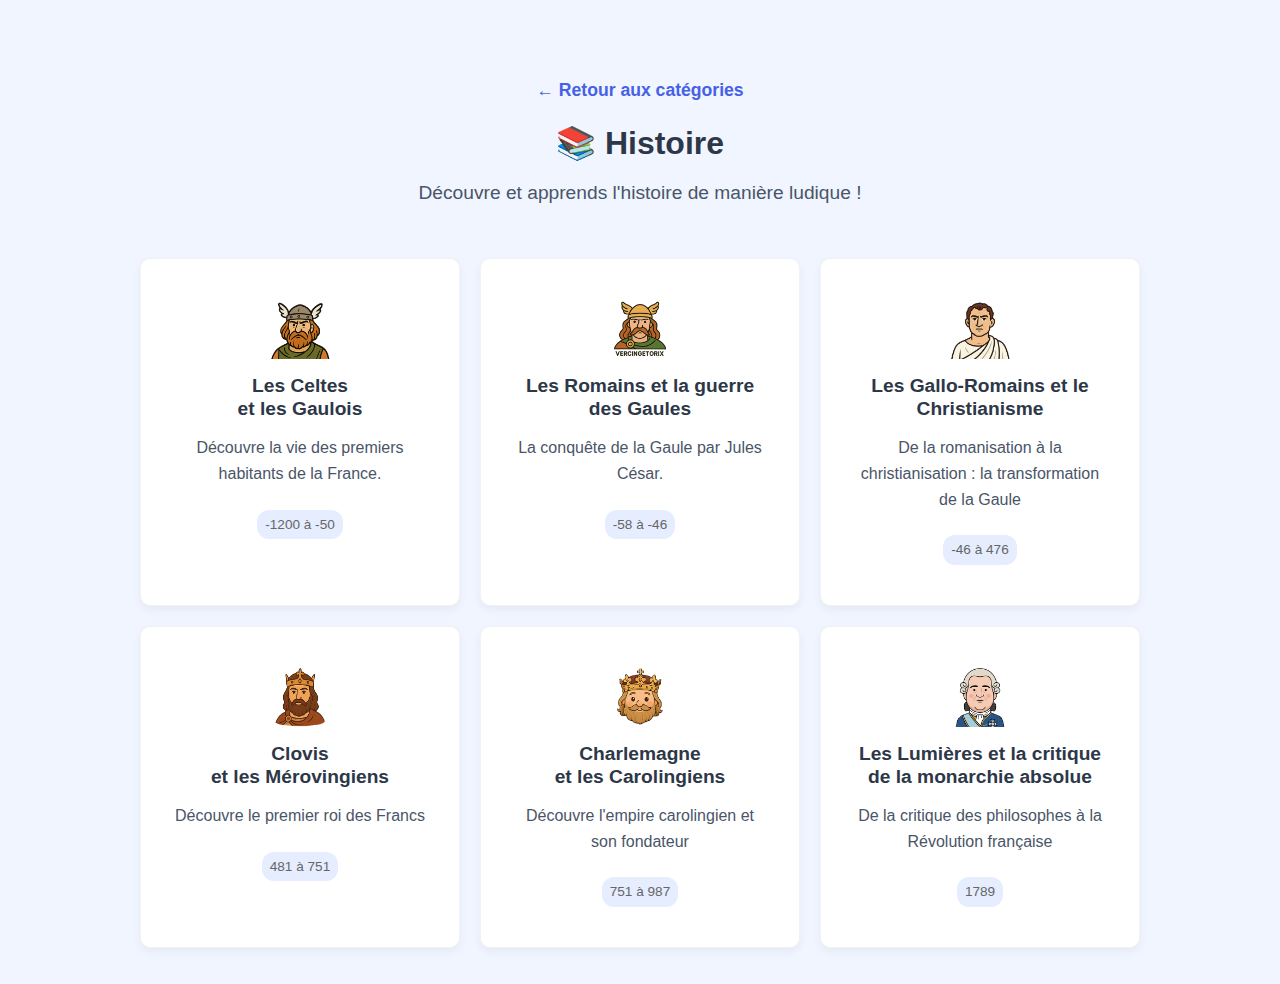
<file: histoire.html>
<!DOCTYPE html>
<html lang="fr">
<head>
    <meta charset="UTF-8">
    <meta name="viewport" content="width=device-width, initial-scale=1.0">
    <title>Histoire - Apprendre en s'amusant</title>
    
    <!-- Favicon -->
    <link rel="icon" type="image/png" href="icons/favicon.png">
    
    <!-- PWA Meta tags -->
    <meta name="theme-color" content="#9B1B28">
    <meta name="description" content="Découvre l'histoire de manière interactive !">
    <link rel="manifest" href="manifest.json">
    <link rel="icon" type="image/png" sizes="192x192" href="icons/icon-192.png">
    <link rel="apple-touch-icon" href="icons/icon-192.png">
    <meta name="apple-mobile-web-app-capable" content="yes">
    <meta name="apple-mobile-web-app-status-bar-style" content="default">
    <meta name="apple-mobile-web-app-title" content="Histoire">
    
    <!-- Charger le CSS -->
    <link rel="stylesheet" href="style.css">
</head>
<body>
    <!-- Enregistrer le Service Worker pour les mises à jour automatiques -->
    <script src="sw-register.js"></script>
    <div class="container">
        <div id="home" class="page active">
            <div class="home-page">
                <div style="margin-bottom: 20px;">
                    <a href="index.html" style="color: #4661e6; text-decoration: none; font-weight: 600; font-size: 1.1em;">← Retour aux catégories</a>
                </div>
                <h1>📚 Histoire</h1>
                <p class="subtitle">Découvre et apprends l'histoire de manière ludique !</p>
                
                <div class="menu-grid">
                    <a href="chapitre-gaulois.html" class="chapter-card">
                        <div class="card-content">
                            <img src="images/gaulois-icon.png" alt="Gaulois" class="icon-img">
                            <h2>Les Celtes</br>et les Gaulois</h2>
                            <p>Découvre la vie des premiers habitants de la France.</p>
                            <span class="period">-1200 à -50</span>
                        </div>
                    </a>

                    <a href="chapitre-romains.html" class="chapter-card">
                        <div class="card-content">
                            <img src="images/romains-icon.png" alt="Romains" class="icon-img">
                            <h2>Les Romains et la guerre des Gaules</h2>
                            <p>La conquête de la Gaule par Jules César.</p>
                            <span class="period">-58 à -46</span>
                        </div>
                    </a>

                    <a href="chapitre-gallo-romains-christianisme.html" class="chapter-card">
                        <div class="card-content">
                            <img src="images/gallo-romains-icon.png" alt="Gallo-Romains" class="icon-img">
                            <h2>Les Gallo-Romains et le Christianisme</h2>
                            <p>De la romanisation à la christianisation : la transformation de la Gaule</p>
                            <span class="period">-46 à 476</span>
                        </div>
                    </a>
                    
                    <a href="chapitre-clovis.html" class="chapter-card">
                        <div class="card-content">
                            <img src="images/clovis-icon.png" alt="Clovis" class="icon-img">
                            <h2>Clovis</br>et les Mérovingiens</h2>
                            <p>Découvre le premier roi des Francs</p>
                            <span class="period">481 à 751</span>
                        </div>
                    </a>

                    <a href="chapitre-charlemagne.html" class="chapter-card">
                        <div class="card-content">
                            <img src="images/charlemagne-icon.png" alt="Charlemagne" class="icon-img">
                            <h2>Charlemagne</br>et les Carolingiens</h2>
                            <p>Découvre l'empire carolingien et son fondateur</p>
                            <span class="period">751 à 987</span>
                        </div>
                    </a>

                    <a href="chapitre-lumières-monarchie-absolue.html" class="chapter-card">
                        <div class="card-content">
                            <img src="images/lumières-monarchie-absolue-icon.png" alt="Les Lumières" class="icon-img">
                            <h2>Les Lumières et la critique de la monarchie absolue</h2>
                            <p>De la critique des philosophes à la Révolution française</p>
                            <span class="period">1789</span>
                        </div>
                    </a>
                </div>
            </div>
        </div>
    </div>
</body>
</html>
</file>
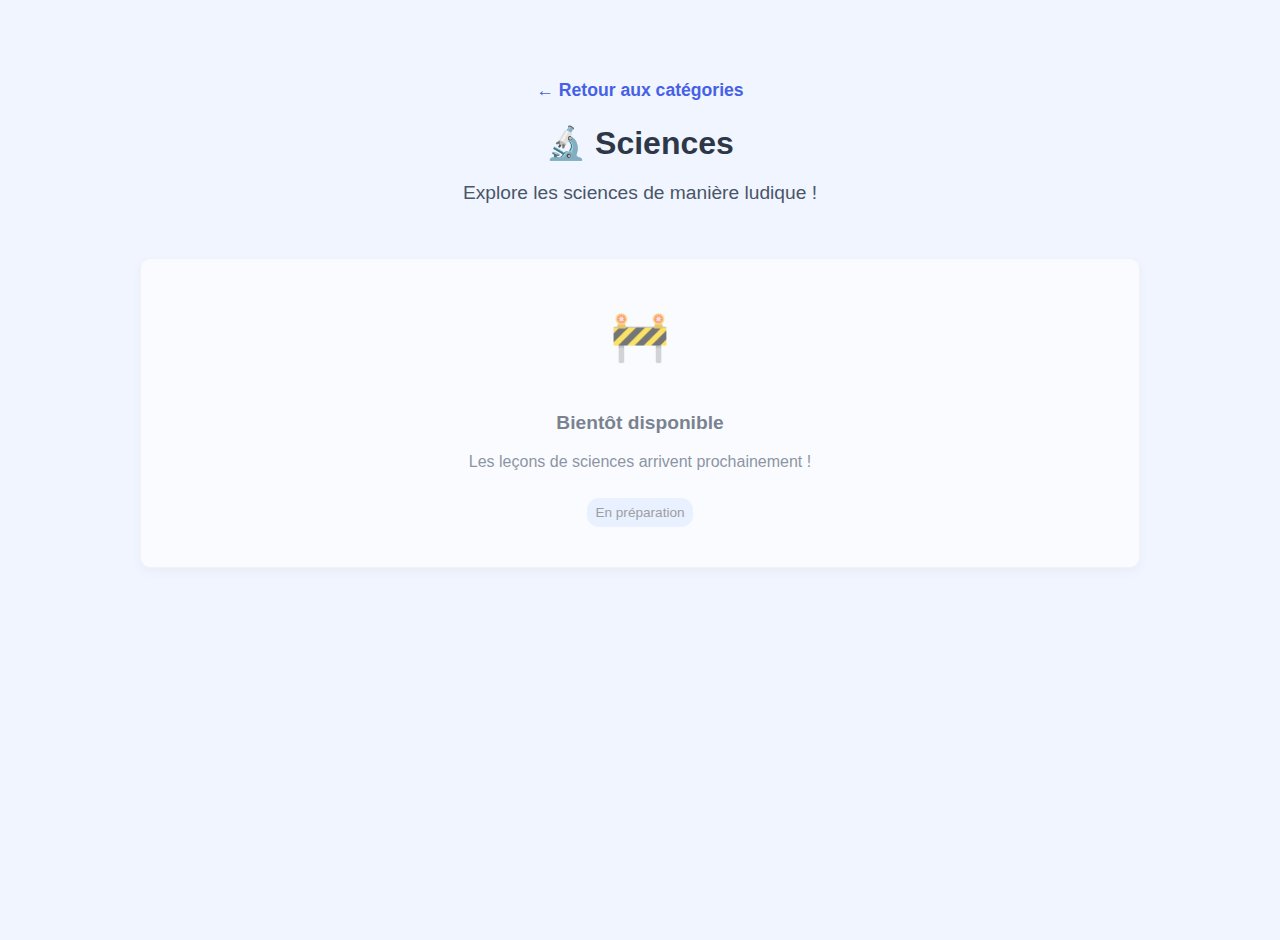
<file: sciences.html>
<!DOCTYPE html>
<html lang="fr">
<head>
    <meta charset="UTF-8">
    <meta name="viewport" content="width=device-width, initial-scale=1.0">
    <title>Sciences - Apprendre en s'amusant</title>
    
    <!-- Favicon -->
    <link rel="icon" type="image/png" href="icons/favicon.png">
    
    <!-- PWA Meta tags -->
    <meta name="theme-color" content="#9B1B28">
    <meta name="description" content="Explore les sciences de manière interactive !">
    <link rel="manifest" href="manifest.json">
    <link rel="icon" type="image/png" sizes="192x192" href="icons/icon-192.png">
    <link rel="apple-touch-icon" href="icons/icon-192.png">
    <meta name="apple-mobile-web-app-capable" content="yes">
    <meta name="apple-mobile-web-app-status-bar-style" content="default">
    <meta name="apple-mobile-web-app-title" content="Sciences">
    
    <!-- Charger le CSS -->
    <link rel="stylesheet" href="style.css">
</head>
<body>
    <!-- Enregistrer le Service Worker pour les mises à jour automatiques -->
    <script src="sw-register.js"></script>
    <div class="container">
        <div id="home" class="page active">
            <div class="home-page">
                <div style="margin-bottom: 20px;">
                    <a href="index.html" style="color: #4661e6; text-decoration: none; font-weight: 600; font-size: 1.1em;">← Retour aux catégories</a>
                </div>
                <h1>🔬 Sciences</h1>
                <p class="subtitle">Explore les sciences de manière ludique !</p>
                
                <div class="menu-grid">
                    <div class="chapter-card" style="opacity: 0.6; cursor: default;">
                        <div class="card-content">
                            <div class="category-icon" style="font-size: 3em; margin-bottom: 20px;">🚧</div>
                            <h2>Bientôt disponible</h2>
                            <p>Les leçons de sciences arrivent prochainement !</p>
                            <span class="period">En préparation</span>
                        </div>
                    </div>
                </div>
            </div>
        </div>
    </div>
</body>
</html>
</file>
<file: style.css>
/* Modifications du CSS basées sur le screenshot LearnApp */

* {
    margin: 0;
    padding: 0;
    box-sizing: border-box;
}

body {
    font-family: 'Segoe UI', Tahoma, Geneva, Verdana, sans-serif;
    line-height: 1.6;
    color: #333;
    background: #f0f5ff; /* Fond bleu très clair */
    min-height: 100vh;
}

.container {
    max-width: 1200px;
    margin: 0 auto;
    margin-top: 40px;
    padding: 16px;
}

@media (max-width: 768px) {
    .container {
        padding: 0;
    }
    
    .content-wrapper {
        padding: 0 10px;
    }
    
    .home-page {
        padding: 50px 10px;
    }
}

.page {
    display: none;
    animation: fadeIn 0.5s ease-in;
}

.page.active {
    display: block;
}

@keyframes fadeIn {
    from { opacity: 0; transform: translateY(20px); }
    to { opacity: 1; transform: translateY(0); }
}

/* Page d'accueil */
.home-page {
    margin-top: 0px;
    text-align: center;
    padding: 20px;
}

.home-page h1 {
    color: #2d3748;
    font-size: 2em;
    margin-bottom: 15px;
    line-height: 1.2;
    text-shadow: none;
    font-weight: 700;
}

.home-page .subtitle {
    color: #4a5568;
    font-size: 1.2em;
    margin-bottom: 50px;
}

.menu-grid {
    display: grid;
    grid-template-columns: repeat(auto-fit, minmax(300px, 1fr));
    gap: 20px;
    max-width: 1000px;
    margin: 0 auto;
}

.chapter-card {
    background: white;
    border-radius: 10px;
    padding: 40px 30px;
    text-align: center;
    cursor: pointer;
    transition: all 0.3s ease;
    box-shadow: 0 4px 10px rgba(0,0,0,0.05);
    border: 1px solid rgba(0,0,0,0.05);
    text-decoration: none;
    color: inherit;
    display: block;
}

.chapter-card:hover {
    transform: translateY(-5px);
    box-shadow: 0 10px 25px rgba(0,0,0,0.1);
}

.card-content {
    display: flex;
    flex-direction: column;
    align-items: center;
}

.card-content h2 {
    color: #2d3748;
    font-size: 1.2em;
    margin: 15px 0;
    font-weight: 600;
    line-height: 1.2;
}

.card-content p {
    color: #4a5568;
    margin-bottom: 15px;
}

.card-content .period {
    display: inline-block;
    background-color: rgba(0, 76, 255, 0.1);
    padding: 4px 8px;
    border-radius: 12px;
    font-size: 0.85rem;
    color: #666;
}

.menu-card {
    background: white;
    border-radius: 10px;
    padding: 40px 30px;
    line-height: 1.5em;
    text-align: center;
    cursor: pointer;
    transition: all 0.3s ease;
    box-shadow: 0 4px 10px rgba(0,0,0,0.05);
    border: 1px solid rgba(0,0,0,0.05);
    display: flex;
    flex-direction: column;
    align-items: center;
}

.menu-card:hover {
    transform: translateY(-5px);
    box-shadow: 0 10px 25px rgba(0,0,0,0.1);
}

.icon-img {
    width: 60px; /* Réduit de 50px à 35px */
    height: 60px; /* Réduit de 50px à 35px */
}

.menu-card .icon {
    font-size: 3em;
    margin-bottom: 20px;
    display: flex;
    align-items: center;
    justify-content: center;
    border-radius: 50%;
}

.charlemagne-container {
    display: flex;
    justify-content: center;
    margin-top: 60px;
    margin-bottom: 10px;
    
}

.charlemagne-image {
    width: 70px; /* Ajustez selon la taille souhaitée */
    height: auto;
    filter: drop-shadow(0 2px 5px rgba(0,0,0,0.2)); /* Ombre légère */
}

.menu-card h3 {
    color: #2d3748;
    font-size: 1,2em;
    margin-bottom: 15px;
    font-weight: 600;
}

/* Réduction de l'interlignage du titre dans les cartes de chapitre */
.chapter-card h3 {
    line-height: 1.2; /* Réduit l'interlignage (valeur par défaut est généralement 1.6) */
    margin-bottom: 10px; /* Ajuste l'espace après le titre si nécessaire */
}

/* Navigation fixe */
.nav-bar {
    position: fixed;
    top: 0;
    left: 0;
    right: 0;
    background: white;
    padding: 15px 24px;
    box-shadow: 0 2px 5px rgba(0,0,0,0.1);
    display: flex;
    align-items: center;
    z-index: 1000;
}

.nav-bar h2 {
    color: #2d3748;
    font-size: 1.5em;
    margin-left: 32px;
    font-weight: 600;
}

.back-btn {
    background: #4661e6;
    color: white;
    border: none;
    padding: 12px 25px;
    border-radius: 8px;
    cursor: pointer;
    font-size: 1em;
    font-weight: 600;
    transition: background 0.3s ease;
}

.back-btn:hover {
    background: #3651d6;
}

/* Contenu des pages */
.content-wrapper {
    margin-top: 20px;
    padding-bottom: 10px;
    background: rgb(255, 255, 255);
    min-height: calc(100vh - 80px);
}

/* Leçon - Sans effet boîte */
.lesson-content {
    background: transparent;
    border-radius: 0;
    padding: 0;
    box-shadow: none;
}

.lesson-content h2 {
    color: #2d3748;
    margin: 0;
    font-size: 1.8em;
    border-bottom: 1px solid #edf2f7;
    padding: 20px;
    background: #f9f9f9;
    font-weight: 600;
}

.lesson-content h3 {
    color: #4661e6;
    margin: 0;
    font-size: 1.4em;
    padding: 20px 20px 10px 20px;
    font-weight: 600;
}

.lesson-content p, .lesson-content li {
    margin: 0;
    line-height: 1.8;
    padding: 5px 20px 15px 20px;
}

.lesson-content ul {
    margin: 0 0 15px 30px;
    padding: 0 20px;
}

.highlight {
    background: #cfe0ff;
    padding: 2px 5px;
    border-radius: 3px;
    font-weight: bold;
}

.date-important {
    color: #e74c3c;
    font-weight: bold;
}

/* Quiz */
.quiz-container {
    padding: 20px;
}

.quiz-container h2 {
    color: #2d3748;
    margin-bottom: 30px;
}

.question {
    background: white;
    border-radius: 10px;
    padding: 20px;
    margin-bottom: 20px;
    box-shadow: 0 2px 4px rgba(0,0,0,0.1);
}

.question h3 {
    color: #2d3748;
    margin-bottom: 15px;
    font-size: 1.2em;
}

.options {
    display: flex;
    flex-direction: column;
    gap: 10px;
}

.options label {
    display: block;
    padding: 12px 20px;
    background: #f8f9fa;
    border: 1px solid #e9ecef;
    border-radius: 8px;
    cursor: pointer;
    transition: all 0.2s ease;
}

.options label:hover {
    background: #e9ecef;
}

.options label.correct {
    background: #d4edda;
    border-color: #c3e6cb;
    color: #155724;
    pointer-events: none;
}

.options label.incorrect {
    background: #f8d7da;
    border-color: #f5c6cb;
    color: #721c24;
    pointer-events: none;
}

.explanation {
    display: none;
    margin-top: 15px;
    padding: 15px;
    background: #e8f4f8;
    border-radius: 8px;
    color: #2c5282;
}

.explanation.show {
    display: block;
}

/* Mode difficile */
.quiz-mode-switch {
    background: #f8f9fa;
    padding: 15px;
    border-radius: 8px;
    margin-bottom: 20px;
    text-align: center;
}

.switch-container {
    display: inline-flex;
    align-items: center;
    gap: 10px;
    cursor: pointer;
}

.switch-container input[type="checkbox"] {
    display: none;
}

.switch-slider {
    position: relative;
    display: inline-block;
    width: 50px;
    height: 24px;
    background: #ccc;
    border-radius: 12px;
    transition: 0.4s;
}

.switch-slider:before {
    content: "";
    position: absolute;
    height: 20px;
    width: 20px;
    left: 2px;
    bottom: 2px;
    background: white;
    border-radius: 50%;
    transition: 0.4s;
}

input:checked + .switch-slider {
    background: #4661e6;
}

input:checked + .switch-slider:before {
    transform: translateX(26px);
}

.switch-label {
    font-size: 0.9em;
    color: #4a5568;
}

/* Champs de saisie pour le mode difficile */
.hard-mode-input {
    flex: 1;
    padding: 12px;
    border: 1px solid #e9ecef;
    border-radius: 8px;
    font-size: 1em;
    margin-right: 10px;
}

.hard-mode-input:disabled {
    background: #f8f9fa;
}

.hard-mode-input.correct {
    background: #d4edda;
    border-color: #c3e6cb;
    color: #155724;
}

.hard-mode-input.incorrect {
    background: #f8d7da;
    border-color: #f5c6cb;
    color: #721c24;
}

.submit-answer {
    padding: 12px 20px;
    background: #4661e6;
    color: white;
    border: none;
    border-radius: 8px;
    cursor: pointer;
    font-weight: 600;
    transition: background 0.2s ease;
}

.submit-answer:hover {
    background: #3651d6;
}

.submit-answer:disabled {
    background: #ccc;
    cursor: not-allowed;
}

/* Score en direct */
.score-live {
    background: #4661e6;
    color: white;
    padding: 8px 16px;
    border-radius: 20px;
    font-weight: 600;
}

/* Bouton reset */
.nav-reset {
    background: none;
    border: none;
    font-size: 1.2em;
    cursor: pointer;
    padding: 8px;
    color: #4661e6;
    display: none;
}

body.quiz-page .nav-reset,
body.quiz-page .score-live {
    display: block;
}

/* Chronologie - Sans effet boîte */
.timeline-container {
    background: transparent;
    border-radius: 0;
    padding: 0px;
    box-shadow: none;
}

.timeline-container h2 {
    color: #2d3748;
    margin-bottom: 20px;
    font-size: 1.8em;
    border-bottom: 1px solid #edf2f7;
    padding: 20px;
    background: #f9f9f9;
    font-weight: 600;
}

.timeline {
    position: relative;
    padding: 30px 20px;
}

.timeline::before {
    content: '';
    position: absolute;
    left: 30px;
    top: 70px;
    height: calc(100% - 140px);
    width: 2px;
    background-color: #2463EB;
}

.timeline-item {
    position: relative;
    padding-left: 80px;
    margin-bottom: 40px;
    cursor: pointer;
}

.timeline-item:last-child {
    margin-bottom: 0;
}

.timeline-date {
    position: absolute;
    left: -15px;
    top: 50%;
    transform: translateY(-50%);
    min-width: 90px;
    padding: 8px 12px;
    background-color: #2463EB;
    color: white;
    border-radius: 6px;
    display: flex;
    align-items: center;
    justify-content: center;
    font-weight: bold;
    font-size: 14px;
    z-index: 1;
    text-align: center;
    line-height: 1.2;
    box-shadow: 0 2px 4px rgba(0,0,0,0.1);
}

.timeline-item:hover .timeline-date {
    background-color: #1d4ed8;
    transform: translateY(-50%) scale(1.05);
    transition: all 0.3s ease;
}

.timeline-content {
    background: white;
    padding: 20px;
    border-radius: 8px;
    box-shadow: 0 2px 4px rgba(0,0,0,0.1);
    margin-left: 20px;
    transition: all 0.3s ease;
    border-left: 4px solid #2463EB;
}

.timeline-item:hover .timeline-content {
    background: #f8f9ff;
    transform: translateX(5px);
}

.timeline-content h4 {
    color: #2463EB;
    margin-bottom: 5px;
    font-weight: 600;
    font-size: 1.1em;
}

.timeline-content p {
    color: #4a5568;
    font-size: 0.95em;
    margin: 0;
    display: none;
}

.timeline-item.active .timeline-content p {
    display: block;
    margin-top: 10px;
    animation: fadeIn 0.3s ease;
}

.timeline-hint {
    text-align: center;
    color: #2463EB;
    margin-bottom: 30px;
    font-style: italic;
    padding: 10px 15px;
    background: #f0f5ff;
    border-radius: 8px;
    font-weight: 500;
}

@keyframes fadeIn {
    from { opacity: 0; transform: translateY(-5px); }
    to { opacity: 1; transform: translateY(0); }
}

.period {
    display: inline-block;
    background-color: rgba(0, 0, 0, 0.1);
    padding: 4px 8px;
    border-radius: 12px;
    margin-top: 8px;
    font-size: 0.85rem;
    color: #666;
}
</file>
<file: navigation.css>
/* Navigation principale */
.main-nav {
    position: fixed;
    top: 0;
    left: 0;
    right: 0;
    background: white;
    padding: 1rem 1.5rem;
    box-shadow: 0 2px 4px rgba(0,0,0,0.1);
    z-index: 1000;
    display: flex;
    justify-content: left;
    align-items: center;
}

.nav-back {
    display: flex;
    align-items: center;
    color: white;
    text-decoration: none;
    font-weight: 400;
    font-size: 1em;
    padding: 8px 16px;
    border-radius: 8px;
    transition: background-color 0.2s;
    background-color: #4661e6;
    margin-right: 20px;
}

.nav-back:hover {
    background-color: #3651d6;
}

.nav-center {
    display: flex;
    flex-direction: column;
    align-items: center;
    gap: 4px;
}

.nav-title {
    margin: 0;
    font-size: 1.2rem;
    color: #2d3748;
}

.score-live {
    display: none; /* Masqué par défaut */
    position: static;
    background: none;
    padding: 4px 8px;
    border-radius: 4px;
    font-size: 1rem;
    color: #2ecc71;
    font-weight: 400;
    box-shadow: none;
}

.nav-reset {
    display: none; /* Masqué par défaut */
    background: #2ecc71;
    color: white;
    border: none;
    padding: 10px 16px;
    border-radius: 8px;
    font-size: 1em;
    font-weight: 400;
    cursor: pointer;
    transition: background 0.3s;
}

/* Ces éléments ne seront visibles que sur la page quiz */
body.quiz-page .score-live,
body.quiz-page .nav-reset {
    display: block;
}

.nav-reset:hover {
    background: #27ae60;
}

/* Structure principale */
.main-content {
    padding-top: 60px; /* Hauteur de la navigation */
    min-height: 100vh;
    background-color: #f0f5ff;
}

/* Conteneur de page */
.page {
    max-width: 1200px;
    margin: 0 auto;
    padding: 20px;
}

/* Responsive */
@media (max-width: 768px) {
    .main-nav {
        padding: 0.8rem;
    }
    
    .nav-back {
        font-size: 0.9rem;
        padding: 6px 12px;
    }
    
    .nav-title {
        font-size: 1rem;
    }
    
    .score-live {
        font-size: 0.9rem;
    }
    
    .nav-reset {
        font-size: 0.8rem;
        padding: 6px 12px;
    }
    
    .page {
        padding: 16px;
    }
}
</file>
<file: charlemagne.css>
/* Modifications du CSS basées sur le screenshot LearnApp */

* {
    margin: 0;
    padding: 0;
    box-sizing: border-box;
}

body {
    font-family: 'Segoe UI', Tahoma, Geneva, Verdana, sans-serif;
    line-height: 1.6;
    color: #333;
    background: #f0f5ff; /* Fond bleu très clair */
    min-height: 100vh;
}

.container {
    max-width: 1200px;
    margin: 0 auto;
    padding: 16px;
}

@media (max-width: 768px) {
    .container {
        padding: 0;
    }
    
    .content-wrapper {
        padding: 0 10px;
    }
    
    .home-page {
        padding: 50px 10px;
    }
}

.page {
    display: none;
    animation: fadeIn 0.5s ease-in;
}

.page.active {
    display: block;
}

@keyframes fadeIn {
    from { opacity: 0; transform: translateY(20px); }
    to { opacity: 1; transform: translateY(0); }
}

/* Page d'accueil */
.home-page {
    margin-top: 80px;
    text-align: center;
    padding: 20px;
}

.home-page h1 {
    color: #2d3748;
    font-size: 2em;
    margin-bottom: 15px;
    line-height: 1.2;
    text-shadow: none;
    font-weight: 700;
}

.home-page .subtitle {
    color: #4a5568;
    font-size: 1.2em;
    margin-bottom: 50px;
}

.menu-grid {
    display: grid;
    grid-template-columns: repeat(auto-fit, minmax(300px, 1fr));
    gap: 30px;
    max-width: 1000px;
    margin: 0 auto;
}

.menu-card {
    background: white;
    border-radius: 10px;
    padding: 40px 30px;
    line-height: 1.5em;
    text-align: center;
    cursor: pointer;
    transition: all 0.3s ease;
    box-shadow: 0 4px 10px rgba(0,0,0,0.05);
    border: 1px solid rgba(0,0,0,0.05);
    display: flex;
    flex-direction: column;
    align-items: center;
}

.menu-card:hover {
    transform: translateY(-5px);
    box-shadow: 0 10px 25px rgba(0,0,0,0.1);
}

.icon-img {
    width: 60px; /* Réduit de 50px à 35px */
    height: 60px; /* Réduit de 50px à 35px */
}

.menu-card .icon {
    font-size: 3em;
    margin-bottom: 20px;
    display: flex;
    align-items: center;
    justify-content: center;
    border-radius: 50%;
}

.charlemagne-container {
    display: flex;
    justify-content: center;
    margin-top: 60px;
    margin-bottom: 10px;
    
}

.charlemagne-image {
    width: 70px; /* Ajustez selon la taille souhaitée */
    height: auto;
    filter: drop-shadow(0 2px 5px rgba(0,0,0,0.2)); /* Ombre légère */
}

.menu-card h3 {
    color: #2d3748;
    font-size: 1,2em;
    margin-bottom: 15px;
    font-weight: 600;
}

/* Réduction de l'interlignage du titre dans les cartes de chapitre */
.chapter-card h3 {
    line-height: 1.2; /* Réduit l'interlignage (valeur par défaut est généralement 1.6) */
    margin-bottom: 10px; /* Ajuste l'espace après le titre si nécessaire */
}

/* Navigation fixe */
.nav-bar {
    position: fixed;
    top: 0;
    left: 0;
    right: 0;
    background: white;
    padding: 15px 24px;
    box-shadow: 0 2px 5px rgba(0,0,0,0.1);
    display: flex;
    align-items: center;
    z-index: 1000;
}

.nav-bar h2 {
    color: #2d3748;
    font-size: 1.5em;
    margin-left: 32px;
    font-weight: 600;
}

.back-btn {
    background: #4661e6;
    color: white;
    border: none;
    padding: 12px 25px;
    border-radius: 8px;
    cursor: pointer;
    font-size: 1em;
    font-weight: 600;
    transition: background 0.3s ease;
}

.back-btn:hover {
    background: #3651d6;
}

/* Contenu des pages */
.content-wrapper {
    margin-top: 80px;
    padding: 20px;
    background: white;
    min-height: calc(100vh - 80px);
}

/* Leçon - Sans effet boîte */
.lesson-content {
    background: transparent;
    border-radius: 0;
    padding: 0;
    box-shadow: none;
}

.lesson-content h2 {
    color: #2d3748;
    margin: 0;
    font-size: 1.8em;
    border-bottom: 1px solid #edf2f7;
    padding: 20px;
    background: #f9f9f9;
    font-weight: 600;
}

.lesson-content h3 {
    color: #4661e6;
    margin: 0;
    font-size: 1.4em;
    padding: 20px 20px 10px 20px;
    font-weight: 600;
}

.lesson-content p, .lesson-content li {
    margin: 0;
    line-height: 1.8;
    padding: 5px 20px 15px 20px;
}

.lesson-content ul {
    margin: 0 0 15px 30px;
    padding: 0 20px;
}

.highlight {
    background: #cfe0ff;
    padding: 2px 5px;
    border-radius: 3px;
    font-weight: bold;
}

.date-important {
    color: #e74c3c;
    font-weight: bold;
}

/* Quiz - Sans effet boîte */
.quiz-container {
    background: transparent;
    border-radius: 0;
    padding: 20px;
    box-shadow: none;
}

.quiz-container h2 {
    color: #2d3748;
    margin: 0;
    font-size: 1.8em;
    border-bottom: 1px solid #edf2f7;
    padding: 20px;
    background: #f9f9f9;
    font-weight: 600;
}

.quiz-mode-switch {
    text-align: center;
    margin: 20px;
    padding: 20px;
    background: #f8f9fa;
    border-radius: 10px;
}

.switch-container {
    display: inline-flex;
    align-items: center;
    cursor: pointer;
    font-size: 1.1em;
    color: #333;
}

.switch-container input {
    display: none;
}

.switch-slider {
    position: relative;
    display: inline-block;
    width: 60px;
    height: 30px;
    background: #ccc;
    border-radius: 30px;
    margin-right: 15px;
    transition: background 0.3s;
}

.switch-slider::before {
    content: '';
    position: absolute;
    width: 24px;
    height: 24px;
    background: white;
    border-radius: 50%;
    top: 3px;
    left: 3px;
    transition: transform 0.3s;
}

.switch-container input:checked + .switch-slider {
    background: #2ecc71;
}

.switch-container input:checked + .switch-slider::before {
    transform: translateX(30px);
}

@media (max-width: 768px) {
    /* Cible spécifiquement le div qui contient l'input et le bouton */
    .question .options > div {
      display: flex;
      flex-direction: column;
      align-items: stretch;
    }
    
    /* Ajustement du champ de saisie */
    .hard-mode-input {
      width: 100%;
      margin-bottom: 10px;
      padding: 12px 15px;
      font-size: 16px; /* Évite le zoom automatique sur iOS */
    }
    
    /* Ajustement du bouton */
    .submit-answer {
      width: 100%;
      margin-left: 0;
      margin-top: 10px;
      padding: 12px 0;
    }
  }

.hard-mode-input {
    width: 100%;
    padding: 10px 15px;
    border: 2px solid #e0e0e0;
    border-radius: 5px;
    font-size: 1em;
    margin: 5px 0;
    transition: border-color 0.3s;
}

.hard-mode-input:focus {
    outline: none;
    border-color: #4661e6;
}

.hard-mode-input.correct {
    background: #d4edda;
    border-color: #28a745;
    color: #155724;
}

.hard-mode-input.incorrect {
    background: #f8d7da;
    border-color: #dc3545;
    color: #721c24;
}

.submit-answer {
    background: #2ecc71;
    color: white;
    border: none;
    padding: 8px 16px;
    border-radius: 8px;
    cursor: pointer;
    font-size: 0.9em;
    margin-left: 10px;
    transition: background 0.3s;
    font-weight: 600;
}

.submit-answer:hover {
    background: #27ae60;
}

.submit-answer:disabled {
    background: #ccc;
    cursor: not-allowed;
}

.question {
    margin: 20px;
    padding: 20px;
    background: #f9f9fa;
    border-radius: 12px;
    border-left: 5px solid #2ecc71;
    box-shadow: 0 2px 5px rgba(0,0,0,0.05);
}

.question h3 {
    color: #333;
    margin-bottom: 15px;
    font-weight: 600;
}

.options label {
    display: block;
    padding: 12px 20px;
    margin: 8px 0;
    background: white;
    border: 2px solid #e2e8f0;
    border-radius: 8px;
    cursor: pointer;
    transition: all 0.3s ease;
    font-weight: 500;
}

.options label:hover {
    border-color: #2ecc71;
    background: #f0fff4;
}

.options label.correct {
    background: #d4edda;
    border-color: #28a745;
    color: #155724;
    pointer-events: none;
}

.options label.incorrect {
    background: #f8d7da;
    border-color: #dc3545;
    color: #721c24;
    pointer-events: none;
}

.options input[type="radio"] {
    display: none;
}

.explanation {
    margin-top: 10px;
    padding: 15px;
    background: #e7f3ff;
    border-radius: 8px;
    font-style: italic;
    display: none;
}

.explanation.show {
    display: block;
}

.reset-quiz {
    background: #2ecc71;
    color: white;
    border: none;
    padding: 15px 40px;
    border-radius: 8px;
    font-size: 1.1em;
    font-weight: 600;
    cursor: pointer;
    display: block;
    margin: 30px auto;
    transition: background 0.3s ease;
}

.reset-quiz:hover {
    background: #27ae60;
}

.score-live {
    position: fixed;
    top: 100px;
    right: 24px;
    background: white;
    padding: 15px 20px;
    border-radius: 10px;
    box-shadow: 0 5px 15px rgba(0,0,0,0.1);
    font-size: 1.2em;
    color: #2ecc71;
    font-weight: 600;
}

/* Chronologie - Sans effet boîte */
.timeline-container {
    background: transparent;
    border-radius: 0;
    padding: 20px;
    box-shadow: none;
}

.timeline-container h2 {
    color: #2d3748;
    margin: 0;
    font-size: 1.8em;
    border-bottom: 1px solid #edf2f7;
    padding: 20px;
    background: #f9f9f9;
    font-weight: 600;
}

.timeline {
    position: relative;
    padding: 30px 20px;
}

.timeline-item {
    margin-bottom: 30px;
    position: relative;
    padding-left: 50px;
    cursor: pointer;
}

.timeline-item::before {
    content: '';
    position: absolute;
    left: 20px;
    top: 0;
    bottom: -30px;
    width: 2px;
    background: #9c27b0;
}

.timeline-item:last-child::before {
    display: none;
}

.timeline-date {
    position: absolute;
    left: 0;
    top: 0;
    background: #9c27b0;
    color: white;
    width: 40px;
    height: 40px;
    border-radius: 50%;
    display: flex;
    align-items: center;
    justify-content: center;
    font-weight: bold;
    font-size: 0.8em;
    transition: transform 0.3s ease;
}

.timeline-item:hover .timeline-date {
    transform: scale(1.2);
}

.timeline-content {
    background: #f9f9fa;
    padding: 20px;
    border-radius: 12px;
    border-left: 3px solid #9c27b0;
    margin-left: 20px;
    transition: all 0.3s ease;
    box-shadow: 0 2px 5px rgba(0,0,0,0.05);
}

.timeline-item:hover .timeline-content {
    background: #f7e6ff;
    transform: translateX(5px);
}

.timeline-content h4 {
    color: #9c27b0;
    margin-bottom: 5px;
    font-weight: 600;
}

.timeline-content p {
    color: #666;
    font-size: 0.95em;
    margin: 0;
    display: none;
}

.timeline-item.active .timeline-content p {
    display: block;
    margin-top: 10px;
}

.timeline-hint {
    text-align: center;
    color: #9c27b0;
    margin-bottom: 20px;
    font-style: italic;
    padding: 0 15px;
    font-weight: 500;
}
</file>
